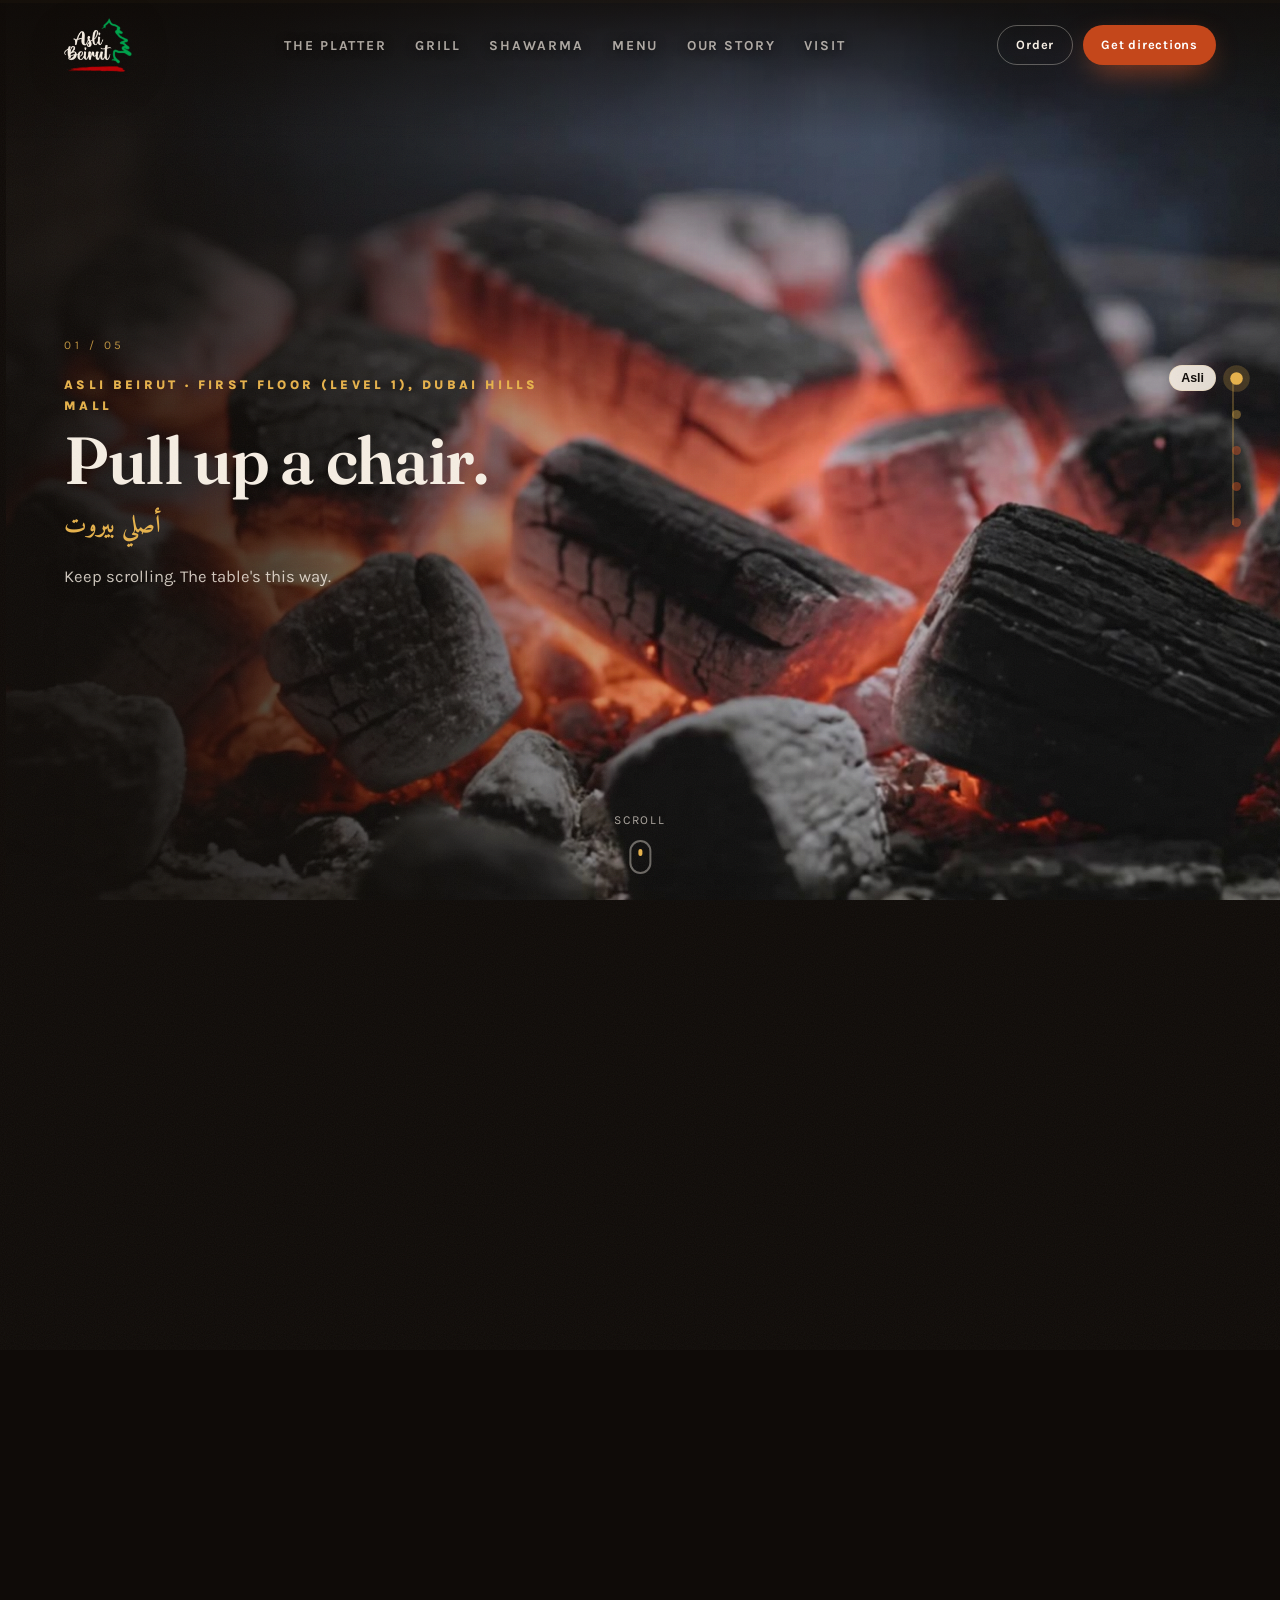
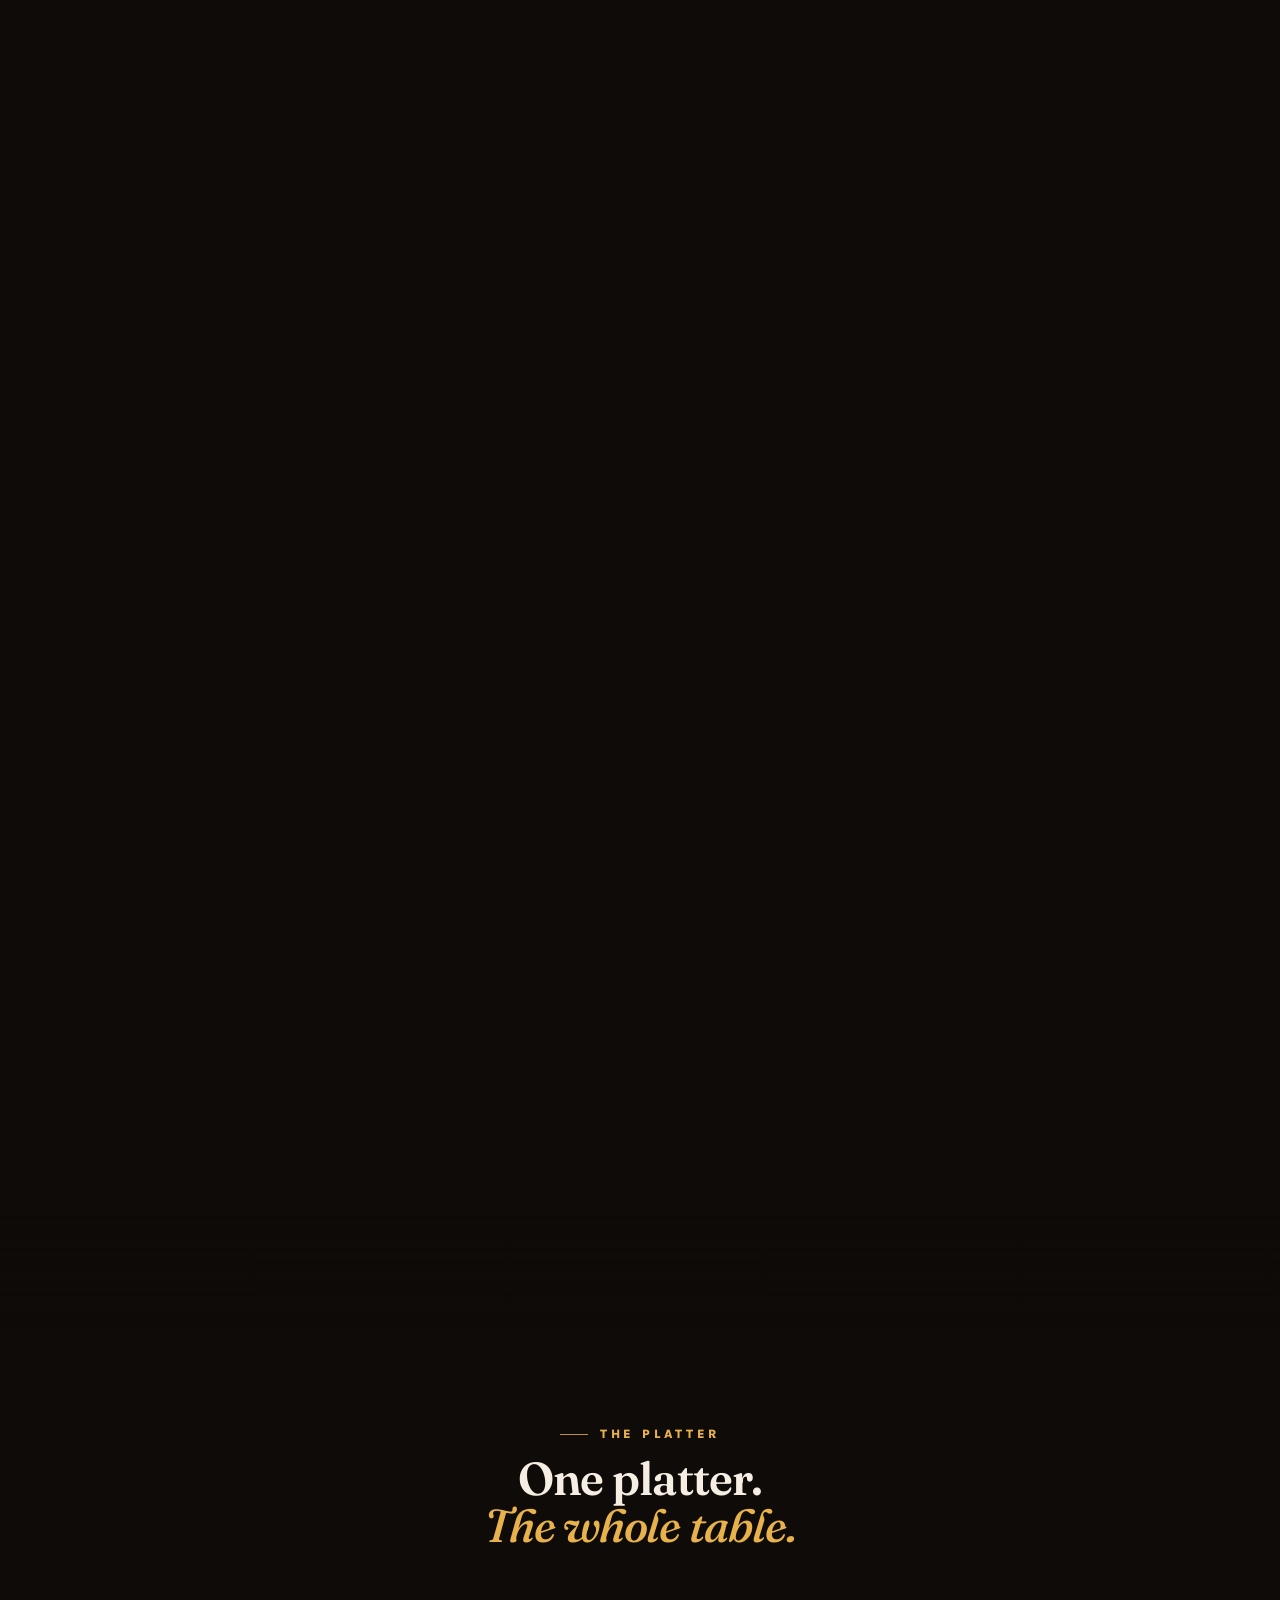
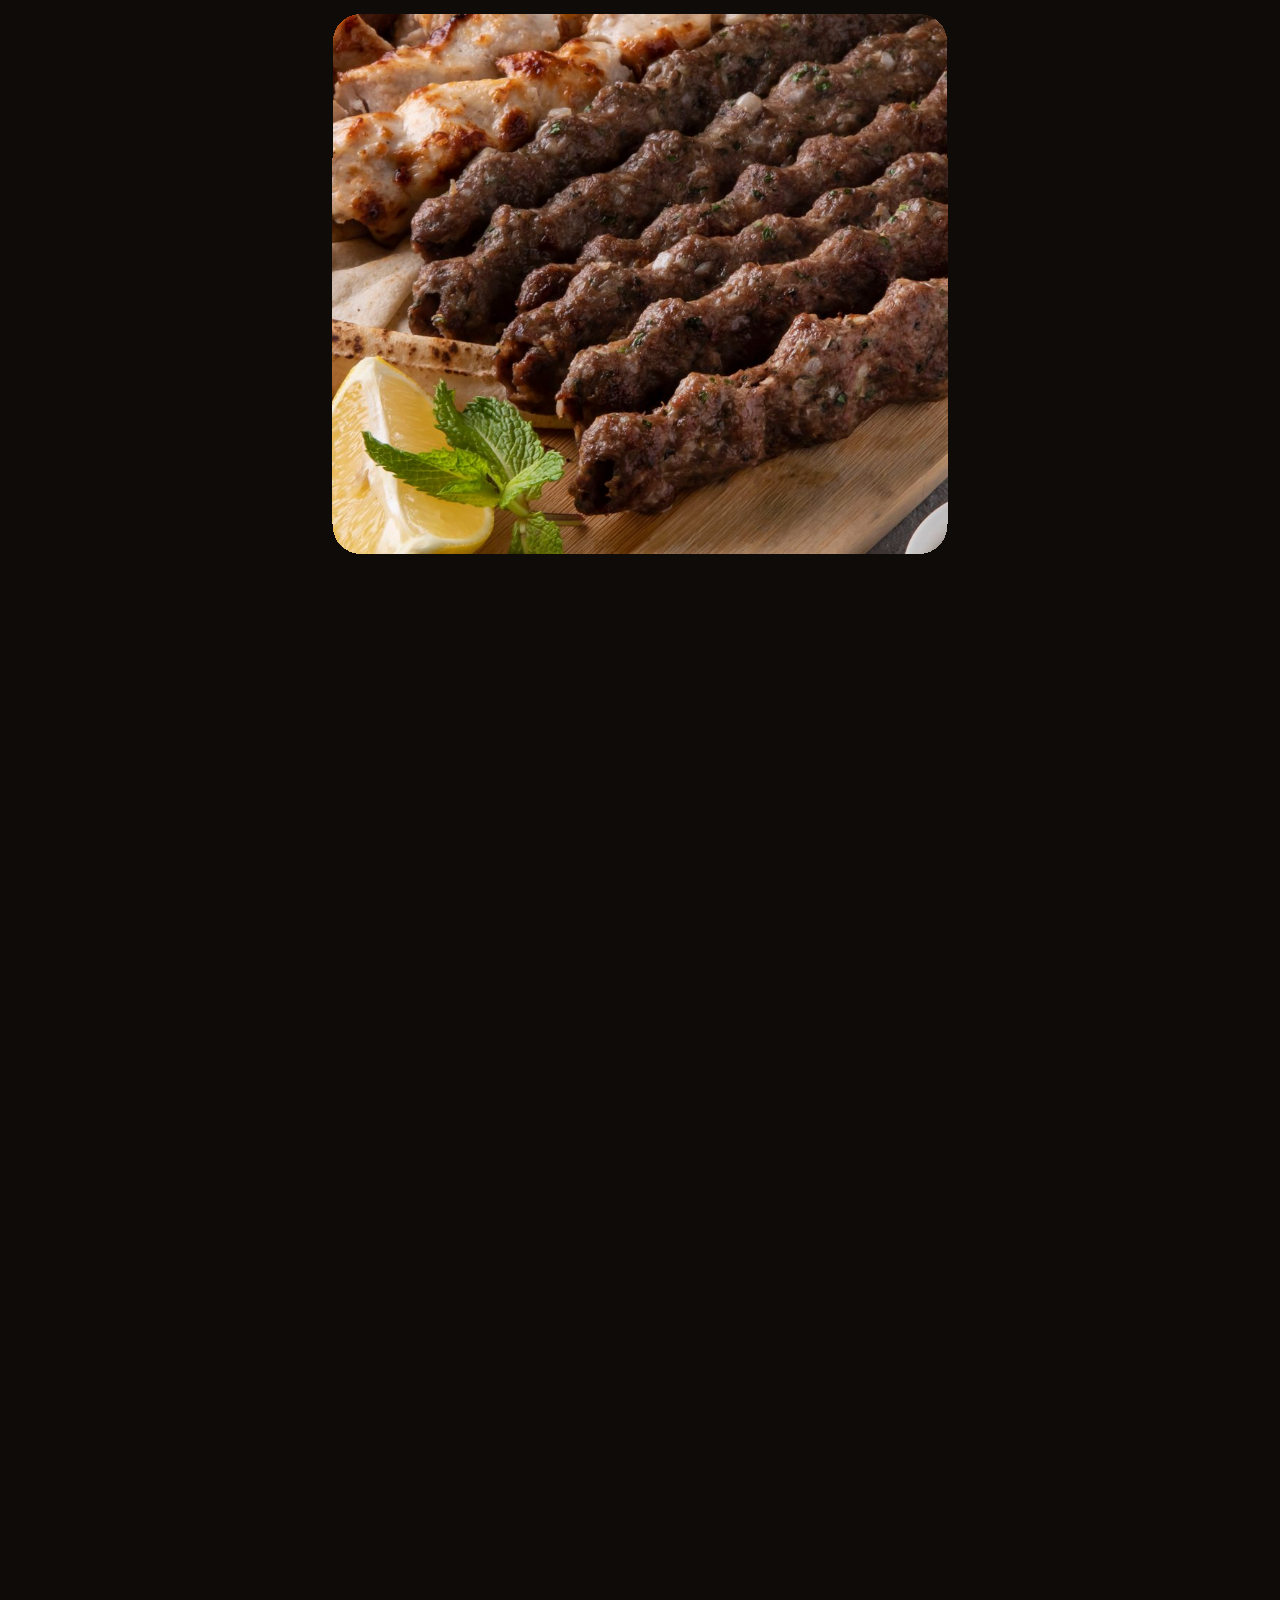
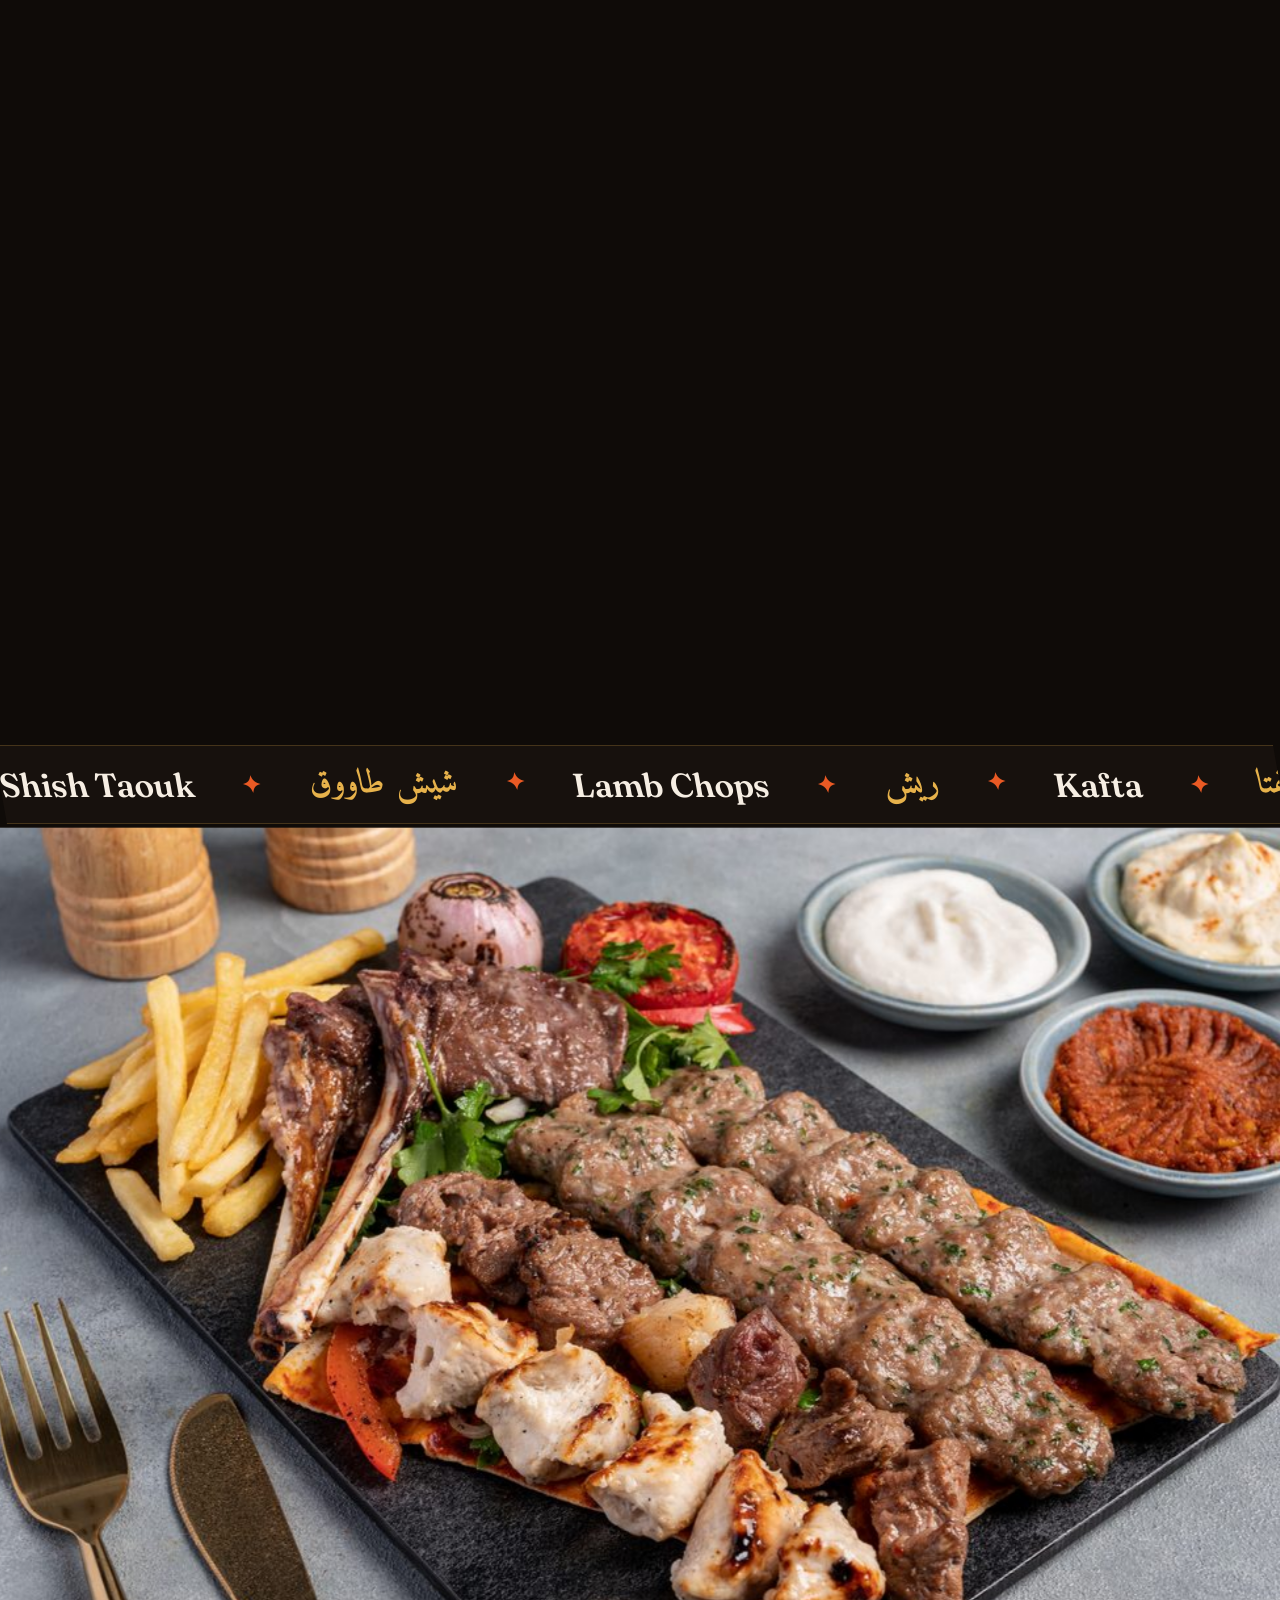
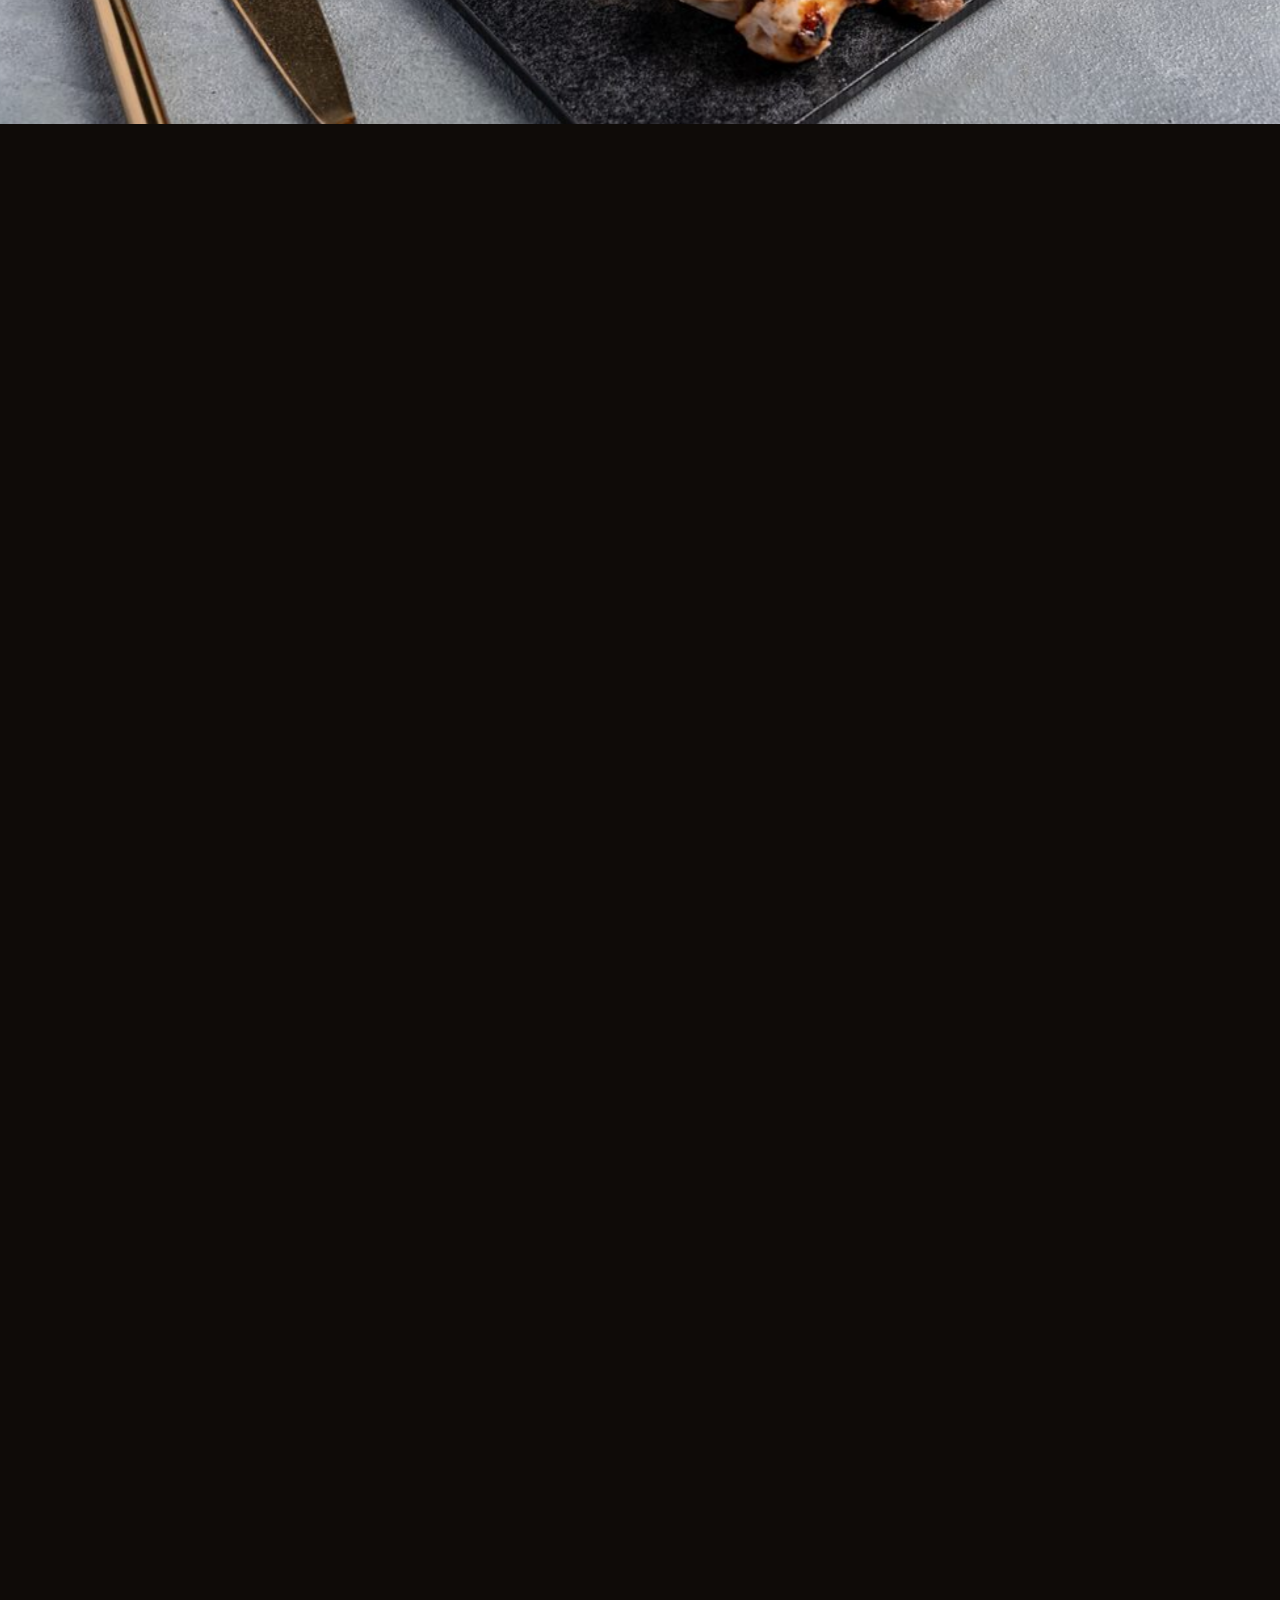
<file: index.html>
<!doctype html>
<html lang="en">
<head>
<meta charset="utf-8">
<meta name="viewport" content="width=device-width, initial-scale=1, viewport-fit=cover">
<title>Asli Beirut | Lebanese Charcoal Grill, Dubai Hills Mall</title>
<meta name="description" content="Lebanese charcoal grill, First Floor (Level 1), Dubai Hills Mall. Mixed Grills 1 kg for AED 189, made for sharing. Shawarma, mezze and kids' combos too.">
<!-- PREVIEW BUILD — not approved for publishing (Gate 2). Remove noindex only on Ali's go-live yes. -->
<meta name="robots" content="noindex, nofollow">
<meta name="theme-color" content="#0f0b08">
<meta property="og:type" content="restaurant">
<meta property="og:title" content="Asli Beirut: Mixed Grills 1 kg, made for sharing">
<meta property="og:description" content="Mixed Grills 1 kg, grilled to order over charcoal and made for the whole table. AED 189 at First Floor (Level 1), Dubai Hills Mall.">
<meta property="og:image" content="assets/img/dishes/mixed-grills-1kg-1200.jpg">
<meta property="og:image:alt" content="Menu photo of the Mixed Grills 1 kg platter on a wooden board">
<meta property="og:locale" content="en_AE">
<meta property="og:locale:alternate" content="ar_AE">
<link rel="icon" href="assets/brand/icon-192.png" sizes="192x192">
<link rel="apple-touch-icon" href="assets/brand/icon-192.png">
<link rel="preconnect" href="https://fonts.googleapis.com">
<link rel="preconnect" href="https://fonts.gstatic.com" crossorigin>
<link href="https://fonts.googleapis.com/css2?family=Amiri:wght@400;700&family=Fraunces:ital,opsz,wght@0,9..144,500;0,9..144,600;1,9..144,500&family=IBM+Plex+Sans+Arabic:wght@500&family=Karla:wght@400;700;800&display=swap" rel="stylesheet">
<link rel="preload" as="image" href="assets/film/d0-fire.jpg" media="(min-width: 861px)">
<link rel="preload" as="image" href="assets/film/d0-fire-m.jpg" media="(max-width: 860px)">
<link rel="stylesheet" href="assets/css/site.css">
<script type="application/ld+json">
{
  "@context": "https://schema.org",
  "@graph": [
    {
      "@type": "Restaurant",
      "@id": "#dubai-hills",
      "name": "Asli Beirut - Dubai Hills Mall",
      "alternateName": "أصلي بيروت",
      "servesCuisine": "Lebanese",
      "telephone": "+97143347471",
      "address": {
        "@type": "PostalAddress",
        "streetAddress": "First Floor (Level 1), Dubai Hills Mall",
        "addressLocality": "Dubai",
        "addressCountry": "AE"
      },
      "geo": { "@type": "GeoCoordinates", "latitude": 25.1018542, "longitude": 55.2399269 },
      "hasMap": "https://www.google.com/maps/place/Asli+Beirut+-+Dubai+Hills+Mall/data=!4m2!3m1!1s0x3e5f6eb3cd5fc04f:0xe5fba1479c73f099",
      "hasMenu": "#menu",
      "image": "assets/img/dishes/mixed-grills-1kg.jpg",
      "openingHoursSpecification": [{ "@type": "OpeningHoursSpecification", "dayOfWeek": ["Monday","Tuesday","Wednesday","Thursday","Friday","Saturday","Sunday"], "opens": "10:00", "closes": "23:30" }],
      "sameAs": ["https://www.instagram.com/aslibeirut/"]
    }
  ]
}
</script>
</head>
<body>
<a class="skip" href="#main">Skip the film</a>
<div class="grain" aria-hidden="true"></div>

<!-- ============================================================ header -->
<header class="hdr">
  <a class="hdr__brand" href="#top" aria-label="Asli Beirut, back to top">
    <img src="assets/brand/logo-cream.png" alt="Asli Beirut" width="481" height="380">
  </a>
  <nav class="hdr__nav" id="site-nav" aria-label="Main">
    <a href="#platter">The platter</a>
    <a href="#grill">Grill</a>
    <a href="#shawarma">Shawarma</a>
    <a href="#menu">Menu</a>
    <a href="our-story/index.html">Our story</a>
    <a href="dubai-hills/index.html">Visit</a>
  </nav>
  <div class="hdr__ctas">
    <a class="btn btn--ghost btn--sm" href="#order">Order</a>
    <a class="btn btn--fire btn--sm" href="https://www.google.com/maps/place/Asli+Beirut+-+Dubai+Hills+Mall/data=!4m2!3m1!1s0x3e5f6eb3cd5fc04f:0xe5fba1479c73f099" target="_blank" rel="noopener" aria-label="Get directions to Asli Beirut, Dubai Hills Mall (opens Google Maps)">Get directions</a>
    <button class="hdr__menu" type="button" aria-label="Site navigation" aria-expanded="false" aria-controls="site-nav">
      <svg viewBox="0 0 24 24" fill="none" stroke="currentColor" stroke-width="2" stroke-linecap="round"><path d="M4 7h16M4 12h16M4 17h16"/></svg>
    </button>
  </div>
  <span class="hdr__progress" aria-hidden="true"></span>
</header>

<!-- ============================================================ scroll film
     Every dish frame comes from a real studio photo (Kling 3.0 Pro image-to-video,
     camera + steam motion only). The fire is AI atmosphere — never captioned as Asli's
     kitchen. Transitions are frame-locked: each starts on the previous shot's last
     frame and lands on the next shot's first frame. -->
<div id="top"></div>
<section id="film" aria-label="Scroll film: the grill, dish by dish"></section>
<noscript>
  <img src="assets/img/dishes/mixed-grills-1kg.jpg" alt="Mixed grills 1 kg on a wooden board" style="width:100%;height:auto">
</noscript>

<main id="main" class="page">

  <!-- ========================================================== the platter -->
  <section class="platter" id="platter" aria-labelledby="platter-h">
    <div class="platter__pin">
      <div class="platter__intro" aria-hidden="true">
        <span class="eyebrow">The platter</span>
        <div class="platter__intro-t">One platter.<br><em>The whole table.</em></div>
      </div>
      <div class="platter__frame">
        <img src="assets/img/dishes/mixed-grills-1kg.jpg"
             srcset="assets/img/dishes/mixed-grills-1kg-1200.jpg 1200w, assets/img/dishes/mixed-grills-1kg.jpg 2400w"
             sizes="100vw" width="2400" height="1600" decoding="async"
             alt="Menu photo of the Mixed Grills 1 kg platter: kafta, shish taouk and meat cubes on a wooden board, with fries, flatbread and lemon">
      </div>
      <div class="platter__copy">
        <div class="wrap">
          <div class="platter__inner">
            <span class="eyebrow">The platter</span>
            <h2 class="h2" id="platter-h">Put it in <em>the middle.</em></h2>
            <span class="h2-ar" lang="ar" dir="rtl">سفرة وحدة، والكل حواليها.</span>
            <p class="lede">Mixed Grills 1 kg: kafta, shish taouk and meat cubes, grilled to order over charcoal. One platter, made for sharing with the whole table. Nothing to cook, nothing to wash up.</p>
            <div class="price-big">
              <span class="price-big__num" data-count="189">189</span><span class="price-big__cur">AED</span>
            </div>
            <div class="platter__name">
              <b>Mixed Grills 1 kg</b><span lang="ar" dir="rtl">مشاوي مشكلة <bdi dir="ltr">1</bdi> كغ</span>
            </div>
            <div class="ctas">
              <a class="btn btn--fire" href="https://www.google.com/maps/place/Asli+Beirut+-+Dubai+Hills+Mall/data=!4m2!3m1!1s0x3e5f6eb3cd5fc04f:0xe5fba1479c73f099" target="_blank" rel="noopener" aria-label="Get directions to Asli Beirut, Dubai Hills Mall (opens Google Maps)">
                <svg viewBox="0 0 24 24" fill="none" stroke="currentColor" stroke-width="2" stroke-linecap="round" stroke-linejoin="round"><path d="M12 21s-7-6.2-7-11.5A7 7 0 0 1 19 9.5C19 14.8 12 21 12 21z"/><circle cx="12" cy="9.5" r="2.5"/></svg>
                Get directions</a>
              <a class="btn btn--ghost" href="#order">Order delivery</a>
            </div>
            <p class="price-note">Prices shown are in-store. Delivery app prices may differ.<span lang="ar" dir="rtl">الأسعار المعروضة للمطعم، وأسعار تطبيقات التوصيل ممكن تختلف.</span></p>
          </div>
        </div>
      </div>
    </div>
  </section>

  <!-- ========================================================== strip -->
  <div class="strip" aria-hidden="true">
    <div class="strip__track">
      <span>Shish Taouk</span><span lang="ar">شيش طاووق</span><span>Lamb Chops</span><span lang="ar">ريش</span>
      <span>Kafta</span><span lang="ar">كفتا</span><span>Arayes</span><span lang="ar">عرايس</span>
      <span>Shawarma</span><span lang="ar">شاورما</span><span>Mixed Grill</span><span lang="ar">مشاوي مشكلة</span>
      <span>Shish Taouk</span><span lang="ar">شيش طاووق</span><span>Lamb Chops</span><span lang="ar">ريش</span>
      <span>Kafta</span><span lang="ar">كفتا</span><span>Arayes</span><span lang="ar">عرايس</span>
      <span>Shawarma</span><span lang="ar">شاورما</span><span>Mixed Grill</span><span lang="ar">مشاوي مشكلة</span>
    </div>
  </div>

  <!-- ========================================================== zoom-out mosaic (decorative; every dish is listed with alt text in the cards/menu below) -->
  <section class="mosaic" aria-hidden="true">
    <div class="mosaic__pin">
      <div class="mosaic__grid">
        <figure class="mosaic__cell"><img src="assets/img/dishes/shish-taouk-1200.jpg" alt="" loading="lazy" decoding="async"><figcaption>Shish Taouk</figcaption></figure>
        <figure class="mosaic__cell"><img src="assets/img/dishes/kafta-1200.jpg" alt="" loading="lazy" decoding="async"><figcaption>Kafta</figcaption></figure>
        <figure class="mosaic__cell"><img src="assets/img/dishes/lamb-chops-1200.jpg" alt="" loading="lazy" decoding="async"><figcaption>Lamb Chops</figcaption></figure>
        <figure class="mosaic__cell"><img src="assets/img/dishes/meat-shawarma-wrap-1200.jpg" alt="" loading="lazy" decoding="async"><figcaption>Meat Shawarma Wrap</figcaption></figure>
        <figure class="mosaic__cell mosaic__cell--hero"><img src="assets/img/dishes/special-mixed-grill-1200.jpg" alt="" loading="eager" decoding="async"><figcaption>Special Mixed Grills</figcaption></figure>
        <figure class="mosaic__cell"><img src="assets/img/dishes/arabic-shawarma-chicken-1200.jpg" alt="" loading="lazy" decoding="async"><figcaption>Arabic Shawarma Chicken</figcaption></figure>
        <figure class="mosaic__cell"><img src="assets/img/dishes/hummous-1200.jpg" alt="" loading="lazy" decoding="async"><figcaption>Hummous</figcaption></figure>
        <figure class="mosaic__cell"><img src="assets/img/dishes/mixed-grill-1200.jpg" alt="" loading="lazy" decoding="async"><figcaption>Mixed Grill</figcaption></figure>
        <figure class="mosaic__cell"><img src="assets/img/dishes/grilled-chicken-half-1200.jpg" alt="" loading="lazy" decoding="async"><figcaption>Grilled Chicken</figcaption></figure>
      </div>
      <div class="mosaic__title">
        <span class="eyebrow">The whole spread</span>
        <div class="mosaic__h">Pull up. <em>Pick a plate.</em></div>
        <span class="mosaic__ar" lang="ar">اختاروا صحنكم</span>
      </div>
    </div>
  </section>

  <!-- ========================================================== from the grill -->
  <section class="sec" id="grill" aria-labelledby="grill-h">
    <div class="wrap">
      <span class="eyebrow rv">Mashawi</span>
      <h2 class="h2 rv rv-d1" id="grill-h">From <em>the grill.</em></h2>
      <span class="h2-ar rv rv-d1" lang="ar" dir="rtl">مشاوي على الفحم</span>
      <p class="lede rv rv-d2">Every grill here is cooked to order over charcoal. Pick a skewer, or go for a platter.</p>

      <div class="cards">
        <article class="card card--wide rv" data-clip="assets/film/card-d5-special-mixed-grill.mp4">
          <div class="card__media">
            <img src="assets/img/dishes/special-mixed-grill.jpg" srcset="assets/img/dishes/special-mixed-grill-1200.jpg 1200w, assets/img/dishes/special-mixed-grill.jpg 2400w" sizes="(max-width:560px) 100vw, 66vw" width="2400" height="1597" loading="lazy" decoding="async" alt="Menu photo of the Special Mixed Grills ½ kg: kafta, shish taouk, meat cubes and lamb chops on a slate board">
            <span class="card__price"><small>AED</small>94</span>
          </div>
          <div class="card__body"><h3 class="card__name">Special Mixed Grills ½ kg</h3><span class="card__ar" lang="ar" dir="rtl">سبيشال مشاوي مشكلة <bdi dir="ltr">1/2</bdi> كغ</span><p class="card__note">Kafta, shish taouk, meat cubes and lamb chops.</p></div>
        </article>
        <article class="card rv rv-d1" data-clip="assets/film/card-d4-lamb-chops.mp4">
          <div class="card__media">
            <img src="assets/img/dishes/lamb-chops-1200.jpg" width="1200" height="798" loading="lazy" decoding="async" alt="Lamb chops on flatbread with fries, grilled tomato and onion, herb salad and two dips">
            <span class="card__price"><small>AED</small>89</span>
          </div>
          <div class="card__body"><h3 class="card__name">Lamb Chops</h3><span class="card__ar" lang="ar" dir="rtl">ريش</span></div>
        </article>
        <article class="card rv" data-clip="assets/film/card-d1-shish-taouk.mp4">
          <div class="card__media">
            <img src="assets/img/dishes/shish-taouk-1200.jpg" width="1200" height="798" loading="lazy" decoding="async" alt="Shish taouk: char-marked chicken cubes on flatbread, with fries, grilled tomato and onion, and two dips">
            <span class="card__price"><small>AED</small>56</span>
          </div>
          <div class="card__body"><h3 class="card__name">Shish Taouk</h3><span class="card__ar" lang="ar" dir="rtl">شيش طاووق</span></div>
        </article>
        <article class="card rv rv-d1">
          <div class="card__media">
            <img src="assets/img/dishes/mixed-grill-1200.jpg" width="1200" height="798" loading="lazy" decoding="async" alt="Menu photo of the Mixed Grill on a slate board, with fries and dips">
            <span class="card__price"><small>AED</small>69</span>
          </div>
          <div class="card__body"><h3 class="card__name">Mixed Grill</h3><span class="card__ar" lang="ar" dir="rtl">مشاوي مشكلة</span></div>
        </article>
        <article class="card rv rv-d2">
          <div class="card__media">
            <img src="assets/img/dishes/kafta-1200.jpg" width="1200" height="798" loading="lazy" decoding="async" alt="Kafta: long grilled minced-meat pieces on flatbread with fries, grilled tomato and dips">
            <span class="card__price"><small>AED</small>60</span>
          </div>
          <div class="card__body"><h3 class="card__name">Kafta</h3><span class="card__ar" lang="ar" dir="rtl">كفتا</span></div>
        </article>
        <article class="card rv">
          <div class="card__media">
            <img src="assets/img/dishes/grilled-meat-cubes-1200.jpg" width="1200" height="798" loading="lazy" decoding="async" alt="Grilled meat cubes on flatbread with fries, grilled tomato and dips">
            <span class="card__price"><small>AED</small>69</span>
          </div>
          <div class="card__body"><h3 class="card__name">Grilled Meat Cubes</h3><span class="card__ar" lang="ar" dir="rtl">لحمة مشوية</span></div>
        </article>
        <article class="card rv rv-d1" data-clip="assets/film/card-d3-arayes.mp4">
          <div class="card__media">
            <img src="assets/img/dishes/arayes-1200.jpg" width="1200" height="798" loading="lazy" decoding="async" alt="Arayes: grill-marked bread pieces filled with meat, with tomato, lemon and mint on a white plate">
            <span class="card__price"><small>AED</small>39</span>
          </div>
          <div class="card__body"><h3 class="card__name">Arayes <small>(6 pcs)</small></h3><span class="card__ar" lang="ar" dir="rtl">عرايس</span></div>
        </article>
        <article class="card rv rv-d2">
          <div class="card__media">
            <img src="assets/img/dishes/grilled-chicken-half-1200.jpg" width="1200" height="800" loading="lazy" decoding="async" alt="Grilled half chicken on flatbread with fries, grilled tomato and onion, and dips">
            <span class="card__price"><small>AED</small>56</span>
          </div>
          <div class="card__body"><h3 class="card__name">Grilled Chicken <small>(Half)</small></h3><span class="card__ar" lang="ar" dir="rtl">نصف دجاج</span><p class="card__note">Whole chicken AED 89.</p></div>
        </article>
      </div>
    </div>
  </section>

  <!-- ========================================================== shawarma -->
  <section class="sec" id="shawarma" aria-labelledby="shw-h" style="padding-top:0">
    <div class="wrap">
      <span class="eyebrow rv">Off the spit</span>
      <h2 class="h2 rv rv-d1" id="shw-h"><em>Shawarma.</em></h2>
      <span class="h2-ar rv rv-d1" lang="ar" dir="rtl">شاورما</span>
      <p class="lede rv rv-d2">Sliced off the spit. Wrap, saj or plate; chicken, meat, or both on the mixed plate.</p>

      <div class="cards">
        <article class="card rv" data-clip="assets/film/card-d2-meat-shawarma-wrap.mp4">
          <div class="card__media">
            <img src="assets/img/dishes/meat-shawarma-wrap-1200.jpg" width="1200" height="798" loading="lazy" decoding="async" alt="Meat shawarma wrap in paper, filled with sliced meat, tomato and pickles under a white sauce drizzle">
            <span class="card__price"><small>AED</small>26</span>
          </div>
          <div class="card__body"><h3 class="card__name">Meat Shawarma Wrap <small>(Large)</small></h3><span class="card__ar" lang="ar" dir="rtl">سندويش شاورما لحمة كبير</span></div>
        </article>
        <article class="card rv rv-d1">
          <div class="card__media">
            <img src="assets/img/dishes/chicken-shawarma-wrap-1200.jpg" width="1100" height="737" loading="lazy" decoding="async" alt="Chicken shawarma wrap in paper with white sauce and fries inside">
            <span class="card__price"><small>AED</small>22</span>
          </div>
          <div class="card__body"><h3 class="card__name">Chicken Shawarma Wrap <small>(Large)</small></h3><span class="card__ar" lang="ar" dir="rtl">سندويش شاورما دجاج كبير</span></div>
        </article>
        <article class="card rv rv-d2">
          <div class="card__media">
            <img src="assets/img/dishes/arabic-shawarma-meat-1200.jpg" width="1100" height="737" loading="lazy" decoding="async" alt="Arabic meat shawarma: toasted saj pieces filled with meat, with fries, pickles and onion salad">
            <span class="card__price"><small>AED</small>39</span>
          </div>
          <div class="card__body"><h3 class="card__name">Arabic Shawarma Meat</h3><span class="card__ar" lang="ar" dir="rtl">شاورما عربي لحمة /صاج</span></div>
        </article>
        <article class="card rv">
          <div class="card__media">
            <img src="assets/img/dishes/arabic-shawarma-chicken-1200.jpg" width="1200" height="798" loading="lazy" decoding="async" alt="Arabic chicken shawarma: toasted saj pieces with fries, pickles and a white dip on a wooden board">
            <span class="card__price"><small>AED</small>33</span>
          </div>
          <div class="card__body"><h3 class="card__name">Arabic Shawarma Chicken</h3><span class="card__ar" lang="ar" dir="rtl">شاورما عربي دجاج /صاج</span></div>
        </article>
        <article class="card rv rv-d1">
          <div class="card__media">
            <img src="assets/img/dishes/mixed-shawarma-plate-1200.jpg" width="1100" height="737" loading="lazy" decoding="async" alt="Mixed shawarma plate: chicken and meat shawarma with fries, pickles and dips">
            <span class="card__price"><small>AED</small>45</span>
          </div>
          <div class="card__body"><h3 class="card__name">Plate Mixed Shawarma</h3><span class="card__ar" lang="ar" dir="rtl">صحن شاورما مشكل</span></div>
        </article>
        <article class="card rv rv-d2">
          <div class="card__media">
            <img src="assets/img/dishes/chicken-shawarma-plate-1200.jpg" width="1100" height="737" loading="lazy" decoding="async" alt="Chicken shawarma plate with fries, pickles, coleslaw and a white dip">
            <span class="card__price"><small>AED</small>41</span>
          </div>
          <div class="card__body"><h3 class="card__name">Plate Shawarma Chicken</h3><span class="card__ar" lang="ar" dir="rtl">صحن شاورما دجاج</span><p class="card__note">Meat plate AED 47.</p></div>
        </article>
      </div>
    </div>
  </section>

  <!-- ========================================================== full menu -->
  <section class="sec menu" id="menu" aria-labelledby="menu-h">
    <div class="wrap">
      <div class="menu__head">
        <div>
          <span class="eyebrow rv">The menu</span>
          <h2 class="h2 rv rv-d1" id="menu-h">The full menu, <em>mezze to mixed grills.</em></h2>
          <span class="h2-ar rv rv-d1" lang="ar" dir="rtl">المنيو</span>
        </div>
        <p class="menu__note rv">Dubai Hills Mall menu · Prices in AED<br><span lang="ar" dir="rtl">الأسعار بالدرهم الإماراتي</span></p>
      </div>
      <div class="tabs" id="menu-tabs" role="navigation" aria-label="Menu sections"></div>
      <div class="menu__cats" id="menu-cats">
        <noscript><p>The full menu needs JavaScript. Call us on <a href="tel:+97143347471">+971 4 334 7471</a>.</p></noscript>
      </div>
      <p class="menu__drinks">Soft drinks and water are available too. Photos are from our menu shoot; plating may vary.
        <span lang="ar" dir="rtl" style="display:block;margin-top:6px">في عنّا كمان مشروبات غازية وميّ.</span></p>
    </div>
  </section>

  <!-- ========================================================== visit -->
  <section class="sec" id="visit" aria-labelledby="visit-h">
    <div class="wrap">
      <span class="eyebrow rv">Visit</span>
      <h2 class="h2 rv rv-d1" id="visit-h">Come <em>by.</em></h2>
      <span class="h2-ar rv rv-d1" lang="ar" dir="rtl">تعوا لعنّا</span>

      <div class="visit__grid">
        <div class="loc loc--main rv">
          <span class="loc__tag">Dubai Hills Mall</span>
          <h3>First Floor <small style="font-size:.55em;opacity:.7">(Level 1)</small></h3>
          <span class="loc__ar" lang="ar" dir="rtl">دبي هيلز مول · الطابق الأول</span>
          <ul class="loc__lines">
            <li><svg viewBox="0 0 24 24" fill="none" stroke="currentColor" stroke-width="2" stroke-linecap="round" stroke-linejoin="round"><path d="M22 16.9v3a2 2 0 0 1-2.2 2 19.8 19.8 0 0 1-8.6-3.1 19.5 19.5 0 0 1-6-6A19.8 19.8 0 0 1 2.1 4.2 2 2 0 0 1 4.1 2h3a2 2 0 0 1 2 1.7c.1.9.4 1.8.7 2.7a2 2 0 0 1-.5 2.1L8 9.8a16 16 0 0 0 6 6l1.3-1.3a2 2 0 0 1 2.1-.4c.9.3 1.8.6 2.7.7a2 2 0 0 1 1.7 2z"/></svg>
              <a href="tel:+97143347471">+971 4 334 7471</a></li>
            <li><svg viewBox="0 0 24 24" fill="none" stroke="currentColor" stroke-width="2" stroke-linecap="round" stroke-linejoin="round"><circle cx="12" cy="12" r="9"/><path d="M12 7v5l3 2"/></svg>
              <span>Open daily, 10am – 11:30pm</span></li>
          </ul>
          <div class="ctas">
            <a class="btn btn--fire" href="https://www.google.com/maps/place/Asli+Beirut+-+Dubai+Hills+Mall/data=!4m2!3m1!1s0x3e5f6eb3cd5fc04f:0xe5fba1479c73f099" target="_blank" rel="noopener" aria-label="Get directions to Asli Beirut, Dubai Hills Mall (opens Google Maps)">Get directions</a>
            <a class="btn btn--ghost" href="tel:+97143347471">Call</a>
          </div>
          <a class="loc__link" href="dubai-hills/index.html">Everything about our Dubai Hills kitchen <i aria-hidden="true">→</i></a>
        </div>
        <a class="loc loc--story rv rv-d1" href="our-story/index.html">
          <span class="loc__tag">Our story</span>
          <h3>The family <em>behind Asli.</em></h3>
          <span class="loc__ar" lang="ar" dir="rtl">قصتنا</span>
          <p class="loc__teaser">Who we are, what the name means, and how the grill works.</p>
          <span class="loc__more">Read our story <i aria-hidden="true">→</i></span>
        </a>
      </div>
    </div>
  </section>

  <!-- ========================================================== order -->
  <section class="sec order" id="order" aria-labelledby="order-h" style="padding-top:0">
    <div class="wrap">
      <span class="eyebrow rv">Order</span>
      <h2 class="h2 rv rv-d1" id="order-h">Eat with us, <em>or at home.</em></h2>
      <span class="h2-ar rv rv-d1" lang="ar" dir="rtl">كلوا عنّا، أو بالبيت.</span>
      <p class="lede rv rv-d2">Come and eat with us: First Floor (Level 1), Dubai Hills Mall. Staying in? Order from our Dubai Hills kitchen on:</p>
      <div class="order__row rv rv-d2">
        <a class="order__btn" href="https://www.talabat.com/uae/restaurant/701842/asli-beirut-dubai-hills?aid=1348" target="_blank" rel="noopener">Talabat <i aria-hidden="true">→</i></a>
        <a class="order__btn" href="https://deliveroo.ae/en/menu/dubai/dubai-hills/asli-beirut" target="_blank" rel="noopener">Deliveroo <i aria-hidden="true">→</i></a>
      </div>
      <p class="order__also">Also on <b>Keeta</b> and <b>noon Food</b>: search "Asli Beirut" in the app.<span lang="ar" dir="rtl">وكمان على Keeta و noon Food.</span></p>
      <p class="order__hint">Prices and availability on delivery apps may differ from this menu.<span lang="ar" dir="rtl" style="display:block;margin-top:4px">الأسعار والأصناف على تطبيقات التوصيل ممكن تختلف عن هالمنيو.</span></p>
    </div>
  </section>

</main>

  <!-- ========================================================== footer -->
  <footer class="ftr">
    <div class="embers" aria-hidden="true"></div>
    <div class="wrap" style="position:relative">
      <img class="ftr__logo" src="assets/brand/logo-cream.png" alt="Asli Beirut" width="481" height="380" loading="lazy">
      <div class="ftr__ar" lang="ar" dir="rtl">يلا تعوا — السفرة جاهزة</div>
      <div class="ftr__links">
        <!-- GO-LIVE CHECK: Ali is removing the dead "20% OFF first order" line + chatfood link from the IG bio (2026-10-12) -->
        <a href="https://www.instagram.com/aslibeirut/" target="_blank" rel="noopener">Instagram @aslibeirut</a>
        <a href="tel:+97143347471">+971 4 334 7471</a>
        <a href="#menu">Menu</a>
        <a href="our-story/index.html">Our story</a>
        <a href="dubai-hills/index.html">Dubai Hills Mall</a>
      </div>
      <p class="ftr__small">Asli Beirut · Lebanese charcoal grill · First Floor (Level 1), Dubai Hills Mall<br>
        Prices in AED. Photos are from our menu shoot; plating may vary. The film at the top and the moving dish cards are animated from those same real menu photos. The opening fire is AI-generated atmosphere, not footage of our kitchen. © <span id="yr">2026</span> Asli Beirut</p>
    </div>
  </footer>

<script src="data/menu.js"></script>
<script>
/* Scroll film config. Clips: assets/film/<id>.mp4 (desktop, 1600w, GOP 8) and <id>-m.mp4
   (phones: 9:16 centre crop of the SAME real-photo clip — no AI outpainting). */
(function () {
  var F = 'assets/film/';
  function sec(id, o) {
    o.clip = F + id + '.mp4'; o.clipMobile = F + id + '-m.mp4';
    o.still = F + id + '.jpg'; o.stillMobile = F + id + '-m.jpg';
    return o;
  }
  var MAPS = 'https://www.google.com/maps/place/Asli+Beirut+-+Dubai+Hills+Mall/data=!4m2!3m1!1s0x3e5f6eb3cd5fc04f:0xe5fba1479c73f099';
  var CONN = ['c0-to-shish-taouk', 'c1s-smoke-to-shawarma', 'c2s-sparks-to-lamb', 'c3s-steam-to-1kg'];  // flame · smoke · spark storm · golden steam
  window.ASLI_FILM = {
    brand: null, nav: false, atmosphere: true, hint: 'Scroll',
    diveScroll: 1.6, connScroll: 0.8, crossfade: 0.05,
    sections: [
      sec('d0-fire', { label: 'Asli', accent: '#e7b24b', scroll: 1.35, linger: 0.25,
        eyebrow: 'Asli Beirut · First Floor (Level 1), Dubai Hills Mall',
        title: 'Pull up a chair.',
        body: "Keep scrolling. The table's this way.",
        ar: 'أصلي بيروت' }),
      sec('d1-shish-taouk', { label: 'Taouk', accent: '#e7b24b', linger: 0.4,
        eyebrow: 'Shish Taouk', title: 'Charred at the corners.',
        body: 'Chicken cubes, grilled to order over charcoal.',
        ar: 'شيش طاووق', price: '56' }),
      sec('d2-meat-shawarma-wrap', { label: 'Shawarma', accent: '#ea5a24', linger: 0.4,
        eyebrow: 'Meat Shawarma Wrap (Large)', title: 'Shaved thin, rolled tight.',
        body: 'Our large meat shawarma wrap, sliced off the spit.',
        ar: 'سندويش شاورما لحمة كبير', price: '26' }),
      sec('d4-lamb-chops', { label: 'Lamb', accent: '#ea5a24', linger: 0.4,
        eyebrow: 'Lamb Chops', title: 'Grab it by the bone.',
        body: 'Lamb chops, charcoal-grilled to order and browned at the edges.',
        ar: 'ريش', price: '89' }),
      sec('d6-mixed-grills-1kg', { label: '1 kg', accent: '#ea5a24', scroll: 1.8, linger: 0.5,
        eyebrow: 'Mixed Grills 1 kg · made for sharing', title: 'One kilo. The whole table.',
        body: 'Kafta, shish taouk and meat cubes off the charcoal. One platter, everyone reaches in.',
        ar: 'مشاوي مشكلة 1 كغ', price: '189',
        cta: { primary: { label: 'Get directions', href: MAPS }, secondary: { label: 'Order delivery', href: '#order' } },
        note: 'Prices shown are in-store. Delivery app prices may differ.', noteAr: 'الأسعار المعروضة للمطعم، وأسعار تطبيقات التوصيل ممكن تختلف.' })
    ],
    connectors: CONN.map(function (c) { return F + c + '.mp4'; }),
    connectorsMobile: CONN.map(function (c) { return F + c + '-m.mp4'; })
  };
})();
</script>
<script src="assets/js/scroll-film.js"></script>
<script src="assets/js/site.js"></script>
<script src="assets/js/motion.js"></script>
</body>
</html>
</file>
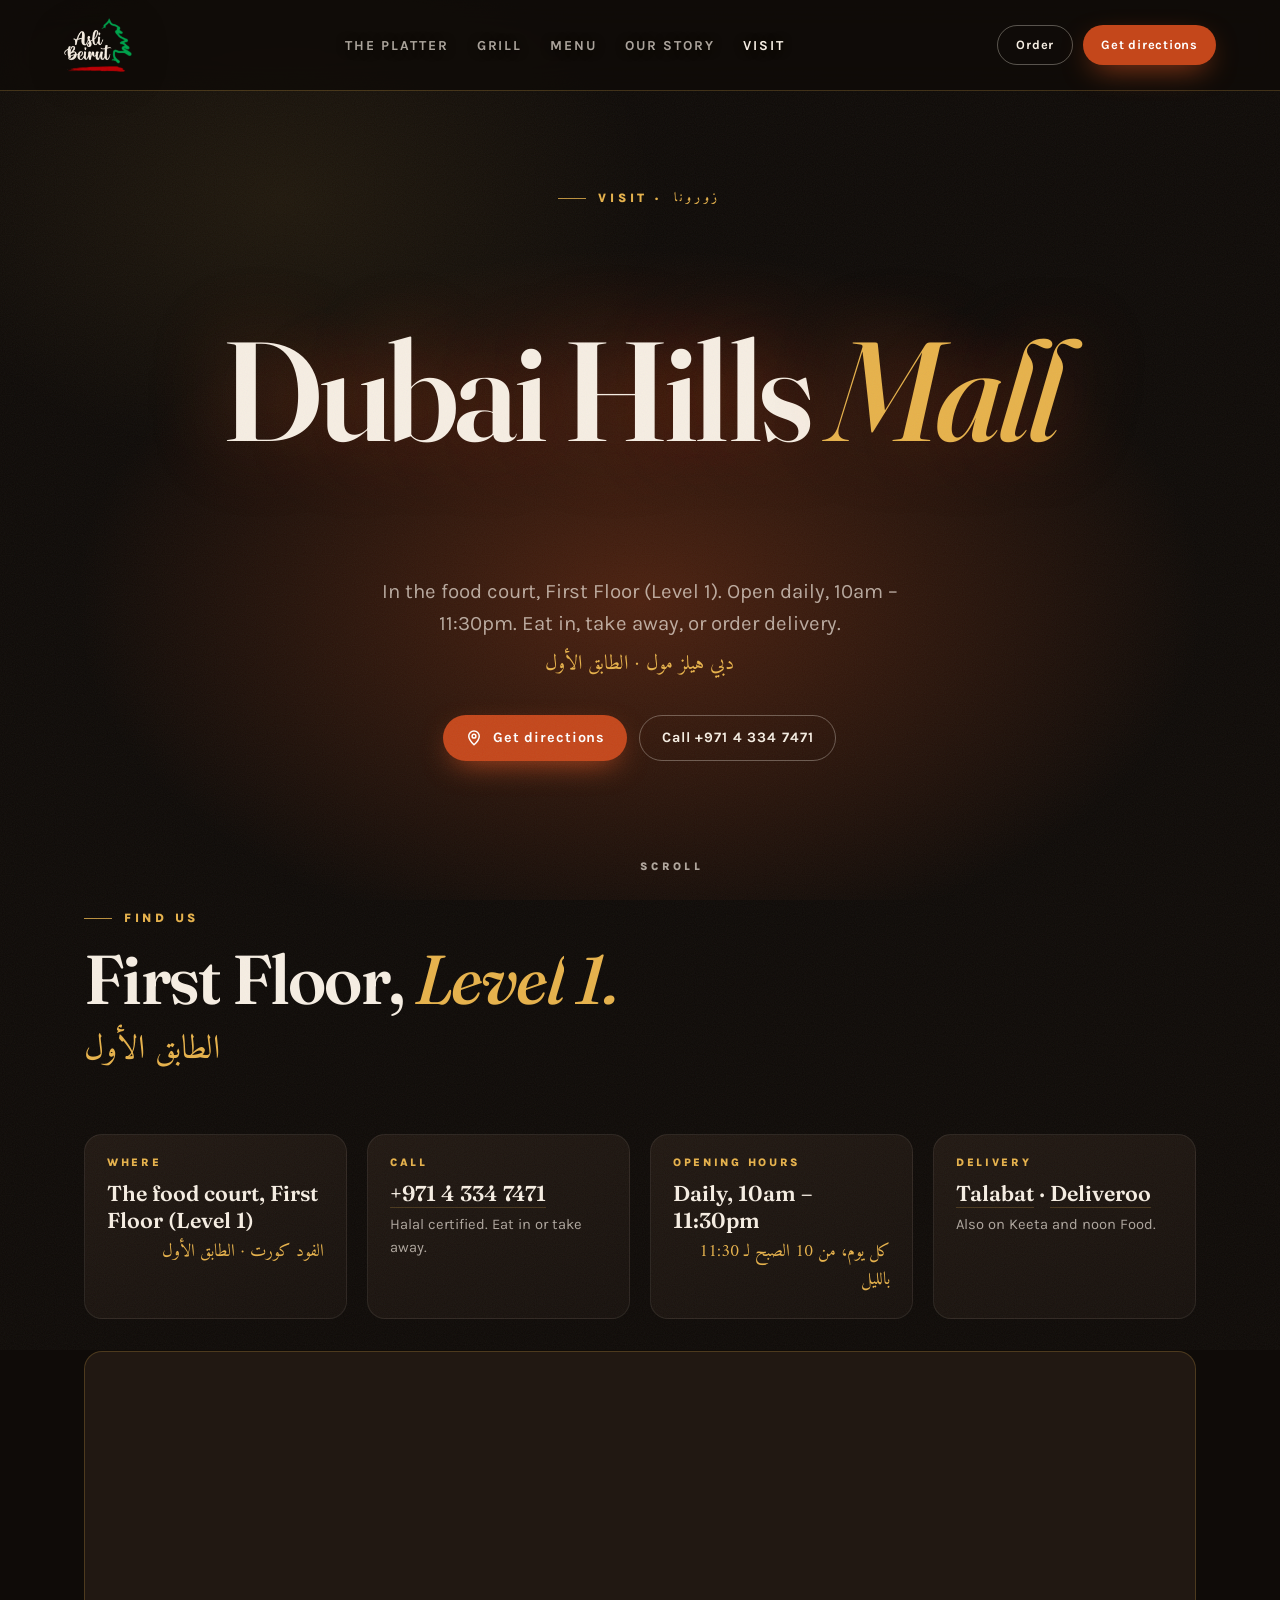
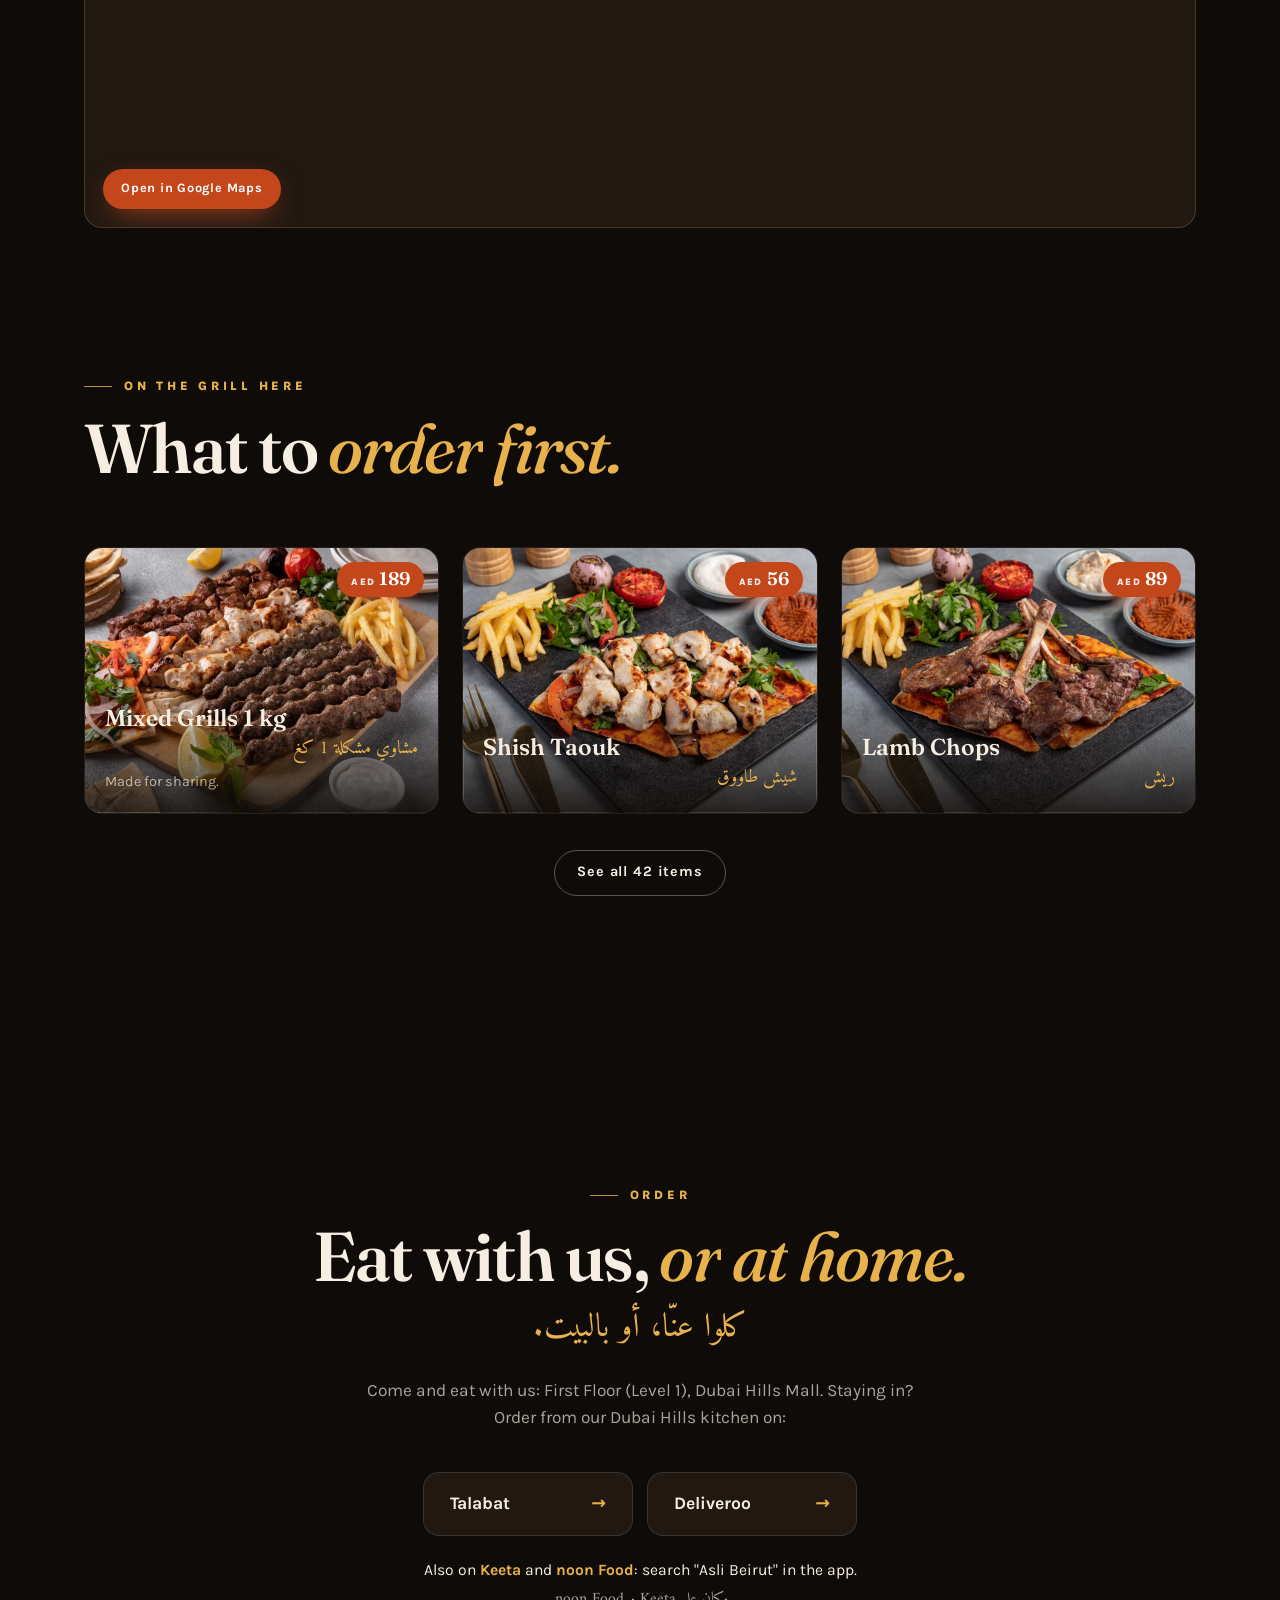
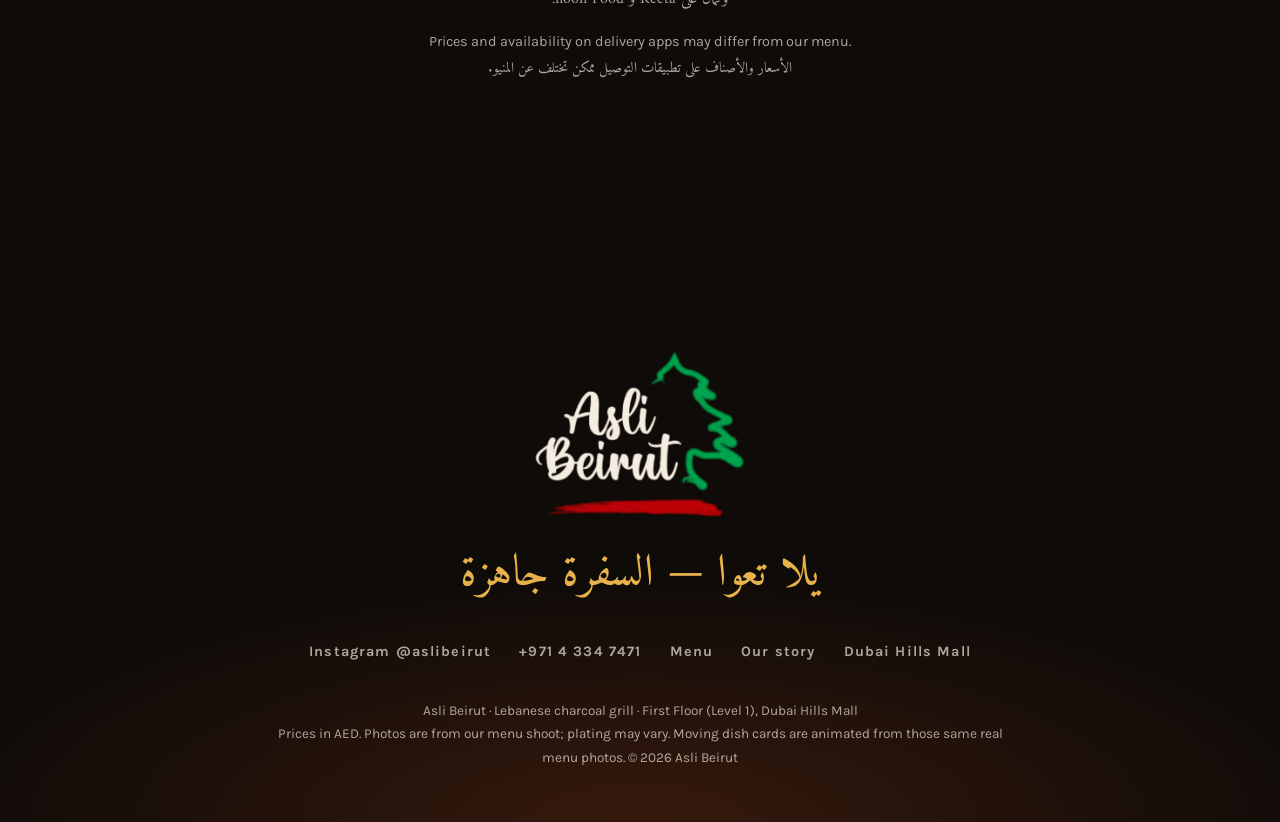
<file: dubai-hills/index.html>
<!doctype html>
<html lang="en">
<head>
<meta charset="utf-8">
<meta name="viewport" content="width=device-width, initial-scale=1, viewport-fit=cover">
<title>Asli Beirut, Dubai Hills Mall | First Floor (Level 1)</title>
<meta name="description" content="Find Asli Beirut on the First Floor (Level 1) of Dubai Hills Mall. Directions, phone and delivery for our Lebanese charcoal grill.">
<!-- PREVIEW BUILD — not approved for publishing (Gate 2). -->
<meta name="robots" content="noindex, nofollow">
<meta name="theme-color" content="#0f0b08">
<link rel="icon" href="../assets/brand/icon-192.png" sizes="192x192">
<link rel="preconnect" href="https://fonts.googleapis.com">
<link rel="preconnect" href="https://fonts.gstatic.com" crossorigin>
<link href="https://fonts.googleapis.com/css2?family=Amiri:wght@400;700&family=Fraunces:ital,opsz,wght@0,9..144,500;0,9..144,600;1,9..144,500&family=IBM+Plex+Sans+Arabic:wght@500&family=Karla:wght@400;700;800&display=swap" rel="stylesheet">
<link rel="stylesheet" href="../assets/css/site.css">
<script type="application/ld+json">
{"@context":"https://schema.org","@type":"Restaurant","name":"Asli Beirut - Dubai Hills Mall","alternateName":"أصلي بيروت","servesCuisine":"Lebanese","telephone":"+97143347471","address":{"@type":"PostalAddress","streetAddress":"First Floor (Level 1), Dubai Hills Mall","addressLocality":"Dubai","addressCountry":"AE"},"geo":{"@type":"GeoCoordinates","latitude":25.1018542,"longitude":55.2399269},"hasMap":"https://www.google.com/maps/place/Asli+Beirut+-+Dubai+Hills+Mall/data=!4m2!3m1!1s0x3e5f6eb3cd5fc04f:0xe5fba1479c73f099","hasMenu":"../index.html#menu","openingHoursSpecification":[{"@type":"OpeningHoursSpecification","dayOfWeek":["Monday","Tuesday","Wednesday","Thursday","Friday","Saturday","Sunday"],"opens":"10:00","closes":"23:30"}],"sameAs":["https://www.instagram.com/aslibeirut/"]}
</script>
</head>
<body>
<a class="skip" href="#main">Skip to content</a>
<div class="grain" aria-hidden="true"></div>
<header class="hdr is-solid">
  <a class="hdr__brand" href="../index.html" aria-label="Asli Beirut, home">
    <img src="../assets/brand/logo-cream.png" alt="Asli Beirut" width="481" height="380">
  </a>
  <nav class="hdr__nav" id="site-nav" aria-label="Main">
    <a href="../index.html#platter">The platter</a>
    <a href="../index.html#grill">Grill</a>
    <a href="../index.html#menu">Menu</a>
    <a href="../our-story/index.html">Our story</a>
    <a href="../dubai-hills/index.html" class="is-active" aria-current="page">Visit</a>
  </nav>
  <div class="hdr__ctas">
    <a class="btn btn--ghost btn--sm" href="#order">Order</a>
    <a class="btn btn--fire btn--sm" href="https://www.google.com/maps/place/Asli+Beirut+-+Dubai+Hills+Mall/data=!4m2!3m1!1s0x3e5f6eb3cd5fc04f:0xe5fba1479c73f099" target="_blank" rel="noopener" aria-label="Get directions to Asli Beirut, Dubai Hills Mall (opens Google Maps)">Get directions</a>
    <button class="hdr__menu" type="button" aria-label="Site navigation" aria-expanded="false" aria-controls="site-nav">
      <svg viewBox="0 0 24 24" fill="none" stroke="currentColor" stroke-width="2" stroke-linecap="round"><path d="M4 7h16M4 12h16M4 17h16"/></svg>
    </button>
  </div>
</header>

<main id="main" class="page">
  <section class="phero" aria-labelledby="dhm-h">
    <div class="phero__glow" aria-hidden="true"></div>
    <div class="phero__inner">
      <span class="eyebrow phero__eyebrow">Visit · <span lang="ar" dir="rtl">زورونا</span></span>
      <h1 class="phero__word phero__word--en" id="dhm-h">Dubai Hills <em>Mall</em></h1>
      <p class="phero__lede">In the food court, First Floor (Level 1). Open daily, 10am – 11:30pm. Eat in, take away, or order delivery.
        <span lang="ar" dir="rtl">دبي هيلز مول · الطابق الأول</span></p>
      <div class="ctas">
        <a class="btn btn--fire" href="https://www.google.com/maps/place/Asli+Beirut+-+Dubai+Hills+Mall/data=!4m2!3m1!1s0x3e5f6eb3cd5fc04f:0xe5fba1479c73f099" target="_blank" rel="noopener" aria-label="Get directions to Asli Beirut, Dubai Hills Mall (opens Google Maps)"><svg viewBox="0 0 24 24" fill="none" stroke="currentColor" stroke-width="2" stroke-linecap="round" stroke-linejoin="round"><path d="M12 21s-7-6.2-7-11.5A7 7 0 0 1 19 9.5C19 14.8 12 21 12 21z"/><circle cx="12" cy="9.5" r="2.5"/></svg> Get directions</a>
        <a class="btn btn--ghost" href="tel:+97143347471">Call +971 4 334 7471</a>
      </div>
    </div>
    <span class="phero__scroll" aria-hidden="true">SCROLL</span>
  </section>

  <section class="sec" id="find" aria-labelledby="find-h" style="padding-top:0">
    <div class="wrap">
      <span class="eyebrow rv">Find us</span>
      <h2 class="h2 rv rv-d1" id="find-h">First Floor, <em>Level 1.</em></h2>
      <span class="h2-ar rv rv-d1" lang="ar" dir="rtl">الطابق الأول</span>
      <div class="facts">
        <div class="fact rv"><div class="fact__k">Where</div><div class="fact__v">The food court, First Floor (Level 1)</div><span lang="ar" dir="rtl">الفود كورت · الطابق الأول</span></div>
        <div class="fact rv rv-d1"><div class="fact__k">Call</div><div class="fact__v"><a href="tel:+97143347471">+971 4 334 7471</a></div><div class="fact__s">Halal certified. Eat in or take away.</div></div>
        <div class="fact rv rv-d2"><div class="fact__k">Opening hours</div><div class="fact__v">Daily, 10am – 11:30pm</div><span lang="ar" dir="rtl">كل يوم، من <bdi dir="ltr">10</bdi> الصبح لـ <bdi dir="ltr">11:30</bdi> بالليل</span></div>
        <div class="fact rv rv-d3"><div class="fact__k">Delivery</div><div class="fact__v"><a href="https://www.talabat.com/uae/restaurant/701842/asli-beirut-dubai-hills?aid=1348" target="_blank" rel="noopener">Talabat</a> · <a href="https://deliveroo.ae/en/menu/dubai/dubai-hills/asli-beirut" target="_blank" rel="noopener">Deliveroo</a></div><div class="fact__s">Also on Keeta and noon Food.</div></div>
      </div>
      <div class="mapwrap rv">
        <iframe title="Map: Asli Beirut, Dubai Hills Mall" loading="lazy" referrerpolicy="no-referrer-when-downgrade"
          src="https://www.google.com/maps?q=Asli+Beirut+Dubai+Hills+Mall&amp;output=embed"></iframe>
        <a class="btn btn--fire btn--sm mapwrap__pin" href="https://www.google.com/maps/place/Asli+Beirut+-+Dubai+Hills+Mall/data=!4m2!3m1!1s0x3e5f6eb3cd5fc04f:0xe5fba1479c73f099" target="_blank" rel="noopener" aria-label="Get directions to Asli Beirut, Dubai Hills Mall (opens Google Maps)">Open in Google Maps</a>
      </div>
    </div>
  </section>

  <section class="sec" aria-labelledby="here-h" style="padding-top:0">
    <div class="wrap">
      <span class="eyebrow rv">On the grill here</span>
      <h2 class="h2 rv rv-d1" id="here-h">What to <em>order first.</em></h2>
      <div class="cards">
        <article class="card rv">
          <div class="card__media">
            <img src="../assets/img/dishes/mixed-grills-1kg-1200.jpg" width="1200" height="800" loading="lazy" decoding="async" alt="Menu photo of the Mixed Grills 1 kg">
            <span class="card__price"><small>AED</small>189</span>
          </div>
          <div class="card__body"><h3 class="card__name">Mixed Grills 1 kg</h3><span class="card__ar" lang="ar" dir="rtl">مشاوي مشكلة 1 كغ</span><p class="card__note">Made for sharing.</p></div>
        </article>
        <article class="card rv" data-clip="../assets/film/card-d1-shish-taouk.mp4">
          <div class="card__media">
            <img src="../assets/img/dishes/shish-taouk-1200.jpg" width="1200" height="798" loading="lazy" decoding="async" alt="Menu photo of the Shish Taouk">
            <span class="card__price"><small>AED</small>56</span>
          </div>
          <div class="card__body"><h3 class="card__name">Shish Taouk</h3><span class="card__ar" lang="ar" dir="rtl">شيش طاووق</span></div>
        </article>
        <article class="card rv" data-clip="../assets/film/card-d4-lamb-chops.mp4">
          <div class="card__media">
            <img src="../assets/img/dishes/lamb-chops-1200.jpg" width="1200" height="798" loading="lazy" decoding="async" alt="Menu photo of the Lamb Chops">
            <span class="card__price"><small>AED</small>89</span>
          </div>
          <div class="card__body"><h3 class="card__name">Lamb Chops</h3><span class="card__ar" lang="ar" dir="rtl">ريش</span></div>
        </article>
      </div>
      <div class="ctas rv" style="justify-content:center;margin-top:36px"><a class="btn btn--ghost" href="../index.html#menu">See all 42 items</a></div>
    </div>
  </section>

  <section class="sec order" id="order" aria-labelledby="order-h">
    <div class="wrap">
      <span class="eyebrow rv">Order</span>
      <h2 class="h2 rv rv-d1" id="order-h">Eat with us, <em>or at home.</em></h2>
      <span class="h2-ar rv rv-d1" lang="ar" dir="rtl">كلوا عنّا، أو بالبيت.</span>
      <p class="lede rv rv-d2">Come and eat with us: First Floor (Level 1), Dubai Hills Mall. Staying in? Order from our Dubai Hills kitchen on:</p>
      <div class="order__row rv rv-d2">
        <a class="order__btn" href="https://www.talabat.com/uae/restaurant/701842/asli-beirut-dubai-hills?aid=1348" target="_blank" rel="noopener">Talabat <i aria-hidden="true">→</i></a>
        <a class="order__btn" href="https://deliveroo.ae/en/menu/dubai/dubai-hills/asli-beirut" target="_blank" rel="noopener">Deliveroo <i aria-hidden="true">→</i></a>
      </div>
      <p class="order__also">Also on <b>Keeta</b> and <b>noon Food</b>: search "Asli Beirut" in the app.<span lang="ar" dir="rtl">وكمان على Keeta و noon Food.</span></p>
      <p class="order__hint">Prices and availability on delivery apps may differ from our menu.<span lang="ar" dir="rtl" style="display:block;margin-top:4px">الأسعار والأصناف على تطبيقات التوصيل ممكن تختلف عن المنيو.</span></p>
    </div>
  </section>
</main>

<footer class="ftr">
  <div class="embers" aria-hidden="true"></div>
  <div class="wrap" style="position:relative">
    <img class="ftr__logo" src="../assets/brand/logo-cream.png" alt="Asli Beirut" width="481" height="380" loading="lazy">
    <div class="ftr__ar" lang="ar" dir="rtl">يلا تعوا — السفرة جاهزة</div>
    <div class="ftr__links">
      <a href="https://www.instagram.com/aslibeirut/" target="_blank" rel="noopener">Instagram @aslibeirut</a>
      <a href="tel:+97143347471">+971 4 334 7471</a>
      <a href="../index.html#menu">Menu</a>
      <a href="../our-story/index.html">Our story</a>
      <a href="../dubai-hills/index.html">Dubai Hills Mall</a>
    </div>
    <p class="ftr__small">Asli Beirut · Lebanese charcoal grill · First Floor (Level 1), Dubai Hills Mall<br>
      Prices in AED. Photos are from our menu shoot; plating may vary. Moving dish cards are animated from those same real menu photos. © <span id="yr">2026</span> Asli Beirut</p>
  </div>
</footer>
<script src="../assets/js/site.js"></script>
<script src="../assets/js/motion.js"></script>
</body>
</html>
</file>
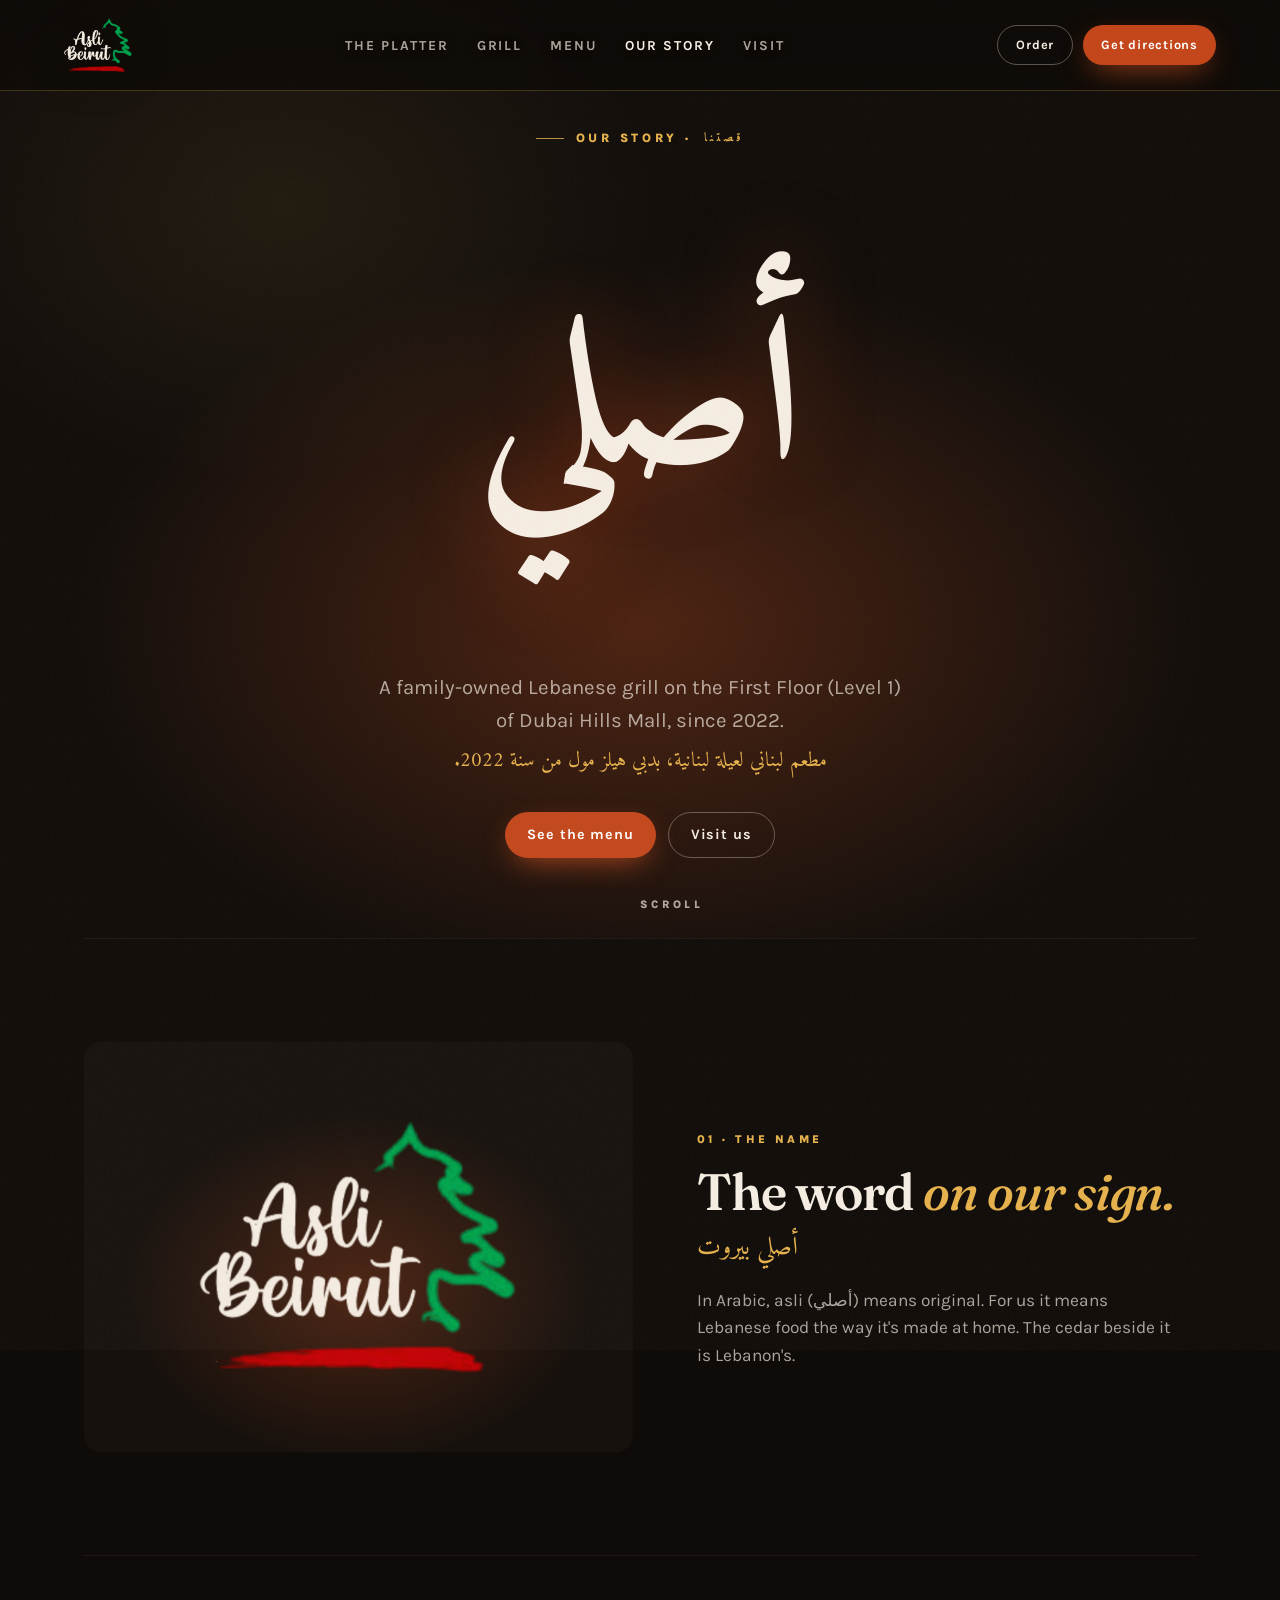
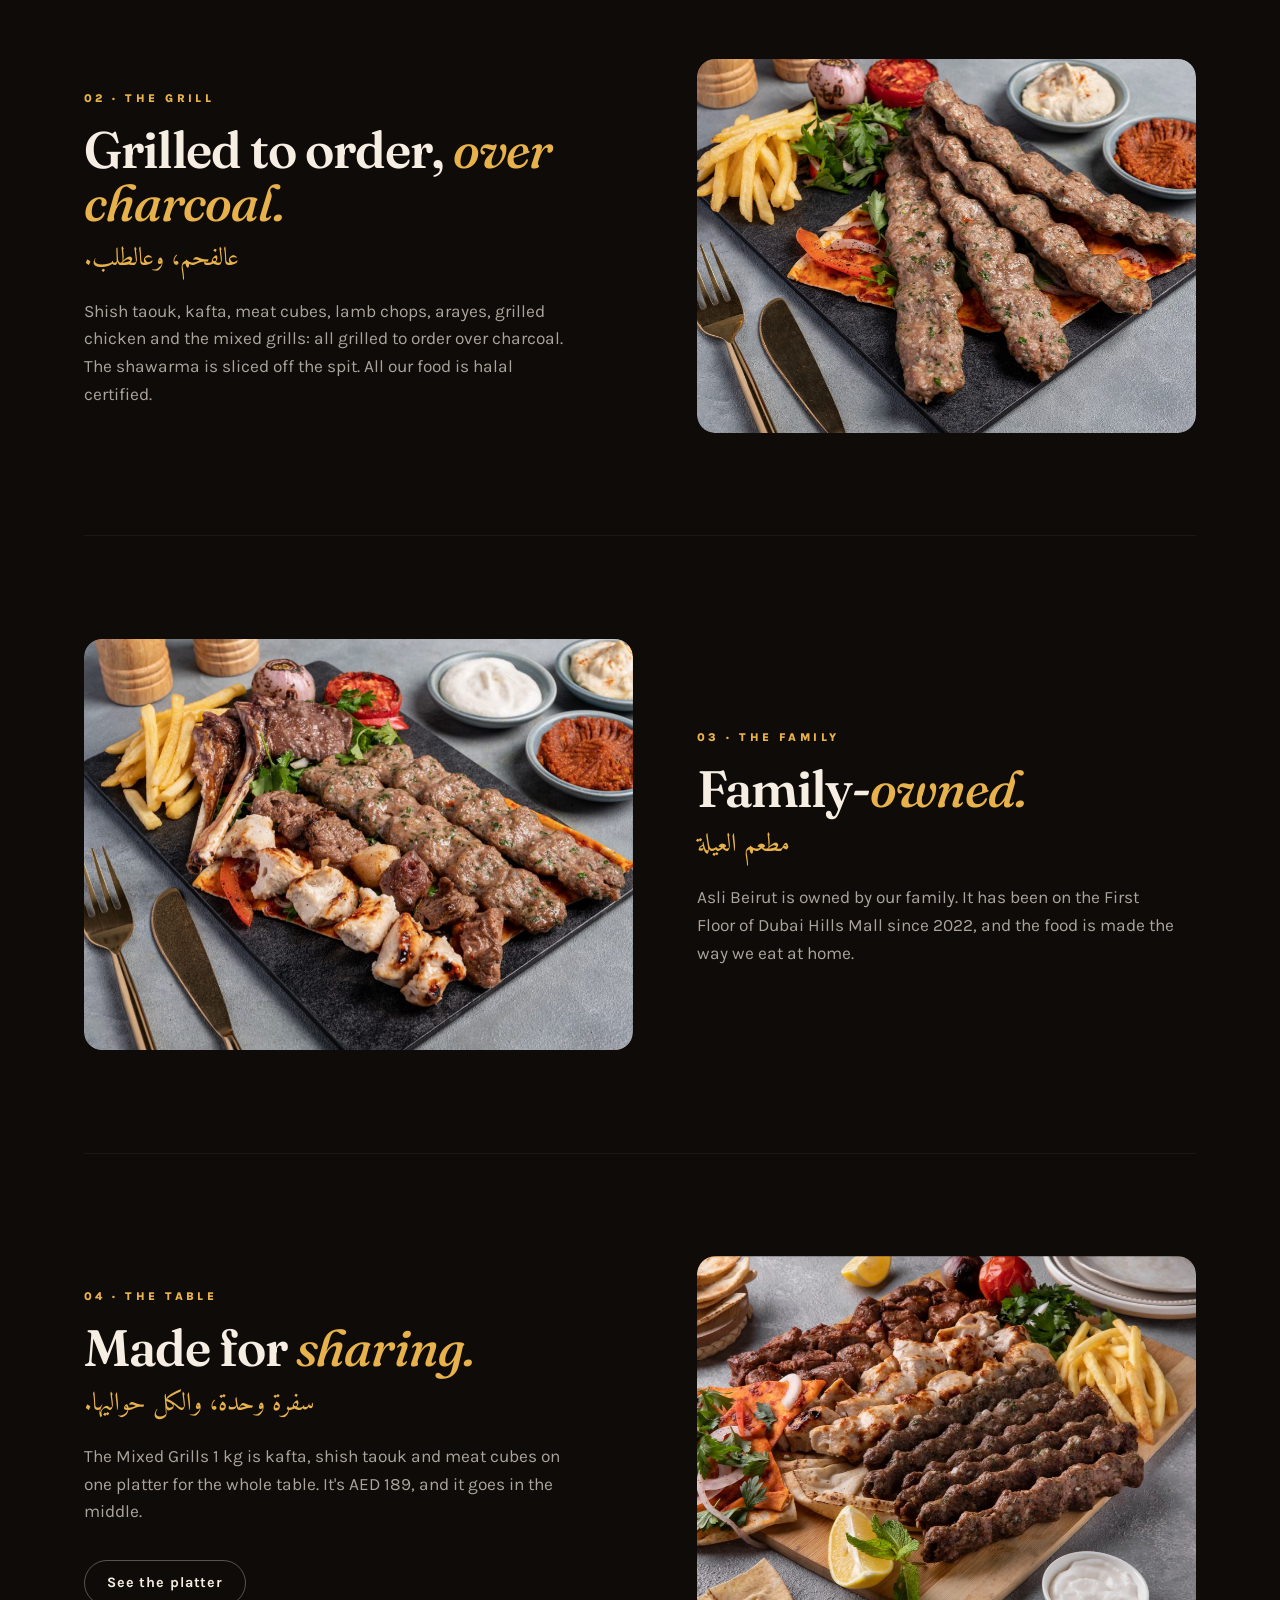
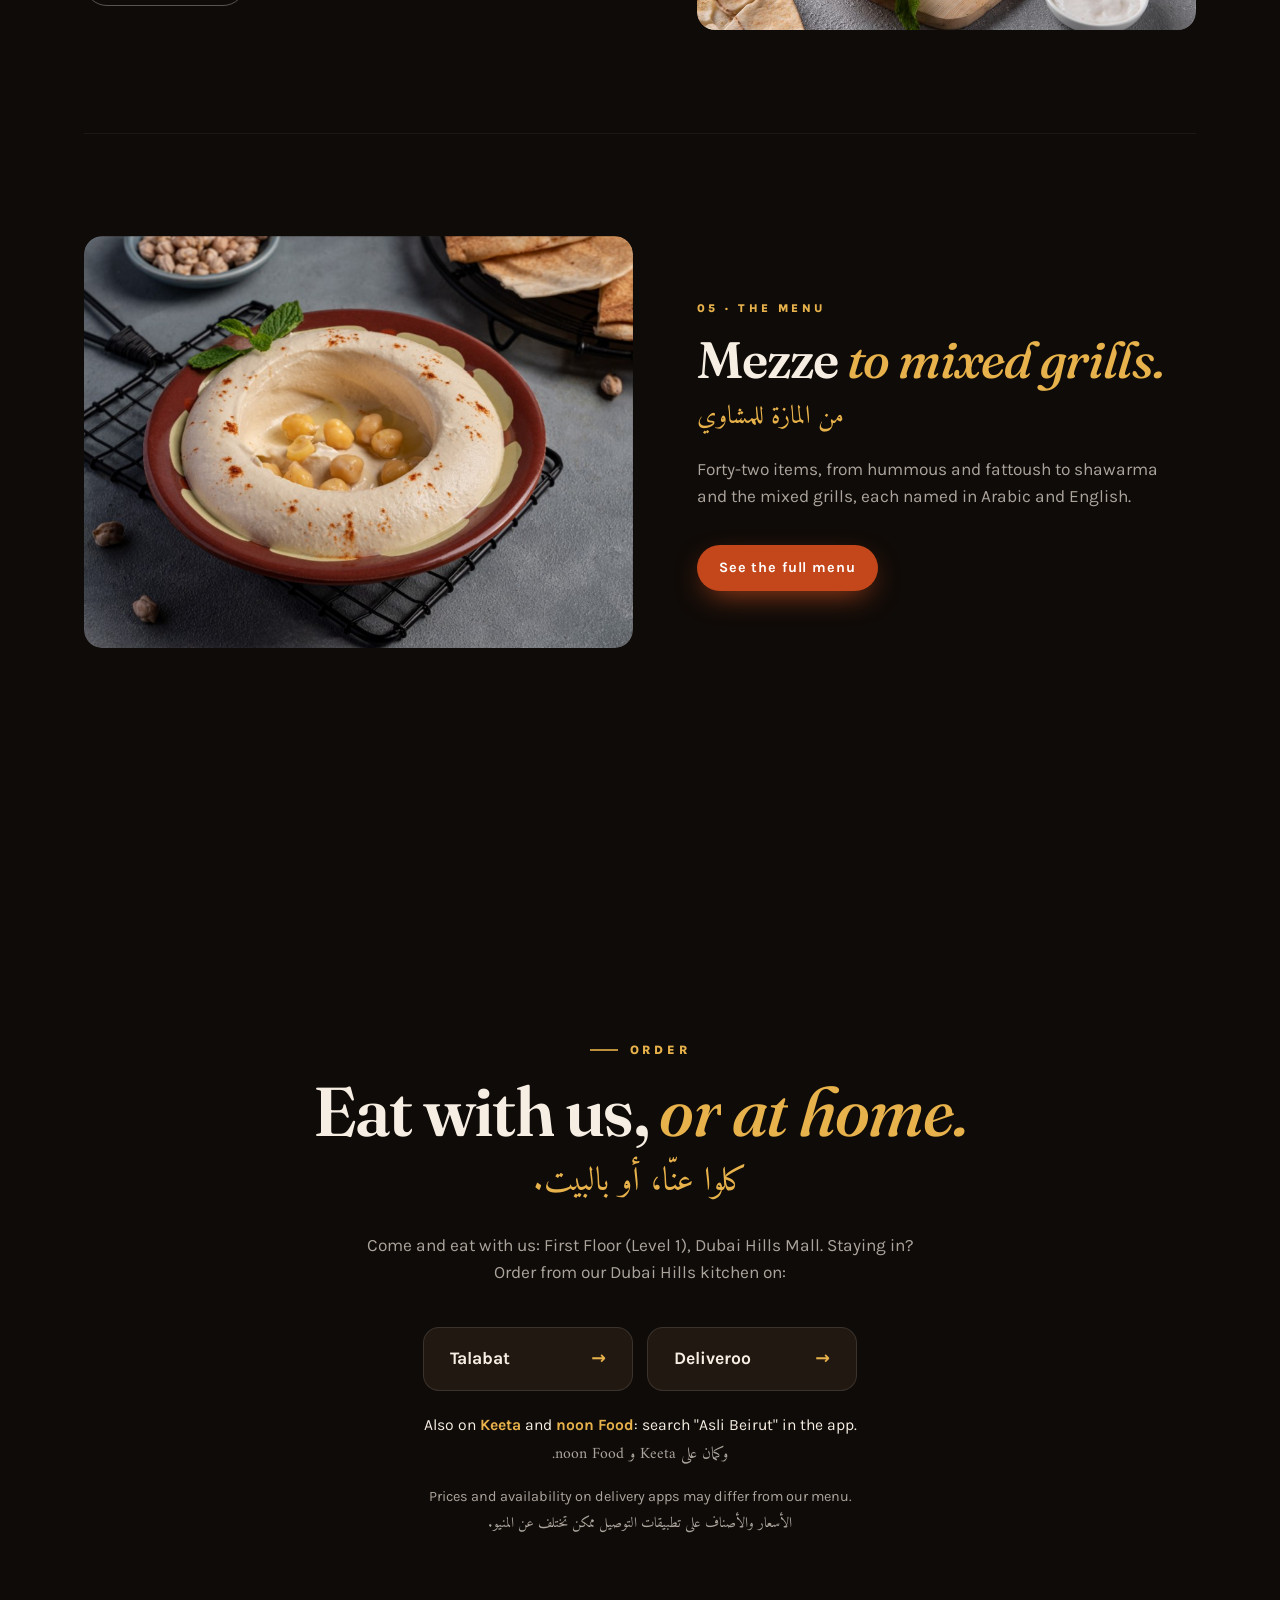
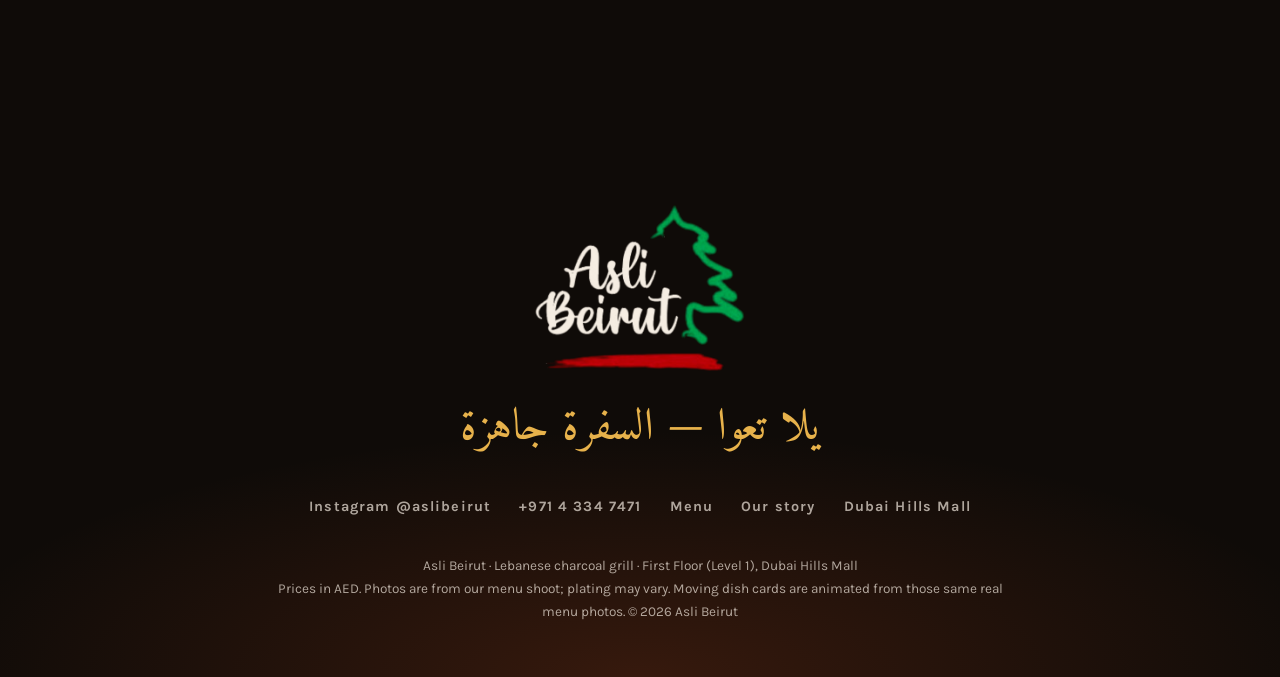
<file: our-story/index.html>
<!doctype html>
<html lang="en">
<head>
<meta charset="utf-8">
<meta name="viewport" content="width=device-width, initial-scale=1, viewport-fit=cover">
<title>Our story | Asli Beirut, Dubai Hills Mall</title>
<meta name="description" content="Asli Beirut is a family-owned Lebanese grill on the First Floor (Level 1) of Dubai Hills Mall since 2022. Charcoal grills cooked to order, shawarma and mezze. Halal certified.">
<!-- PREVIEW BUILD — not approved for publishing (Gate 2). -->
<meta name="robots" content="noindex, nofollow">
<meta name="theme-color" content="#0f0b08">
<link rel="icon" href="../assets/brand/icon-192.png" sizes="192x192">
<link rel="preconnect" href="https://fonts.googleapis.com">
<link rel="preconnect" href="https://fonts.gstatic.com" crossorigin>
<link href="https://fonts.googleapis.com/css2?family=Amiri:wght@400;700&family=Fraunces:ital,opsz,wght@0,9..144,500;0,9..144,600;1,9..144,500&family=IBM+Plex+Sans+Arabic:wght@500&family=Karla:wght@400;700;800&display=swap" rel="stylesheet">
<link rel="stylesheet" href="../assets/css/site.css">
</head>
<body>
<a class="skip" href="#main">Skip to content</a>
<div class="grain" aria-hidden="true"></div>
<header class="hdr is-solid">
  <a class="hdr__brand" href="../index.html" aria-label="Asli Beirut, home">
    <img src="../assets/brand/logo-cream.png" alt="Asli Beirut" width="481" height="380">
  </a>
  <nav class="hdr__nav" id="site-nav" aria-label="Main">
    <a href="../index.html#platter">The platter</a>
    <a href="../index.html#grill">Grill</a>
    <a href="../index.html#menu">Menu</a>
    <a href="../our-story/index.html" class="is-active" aria-current="page">Our story</a>
    <a href="../dubai-hills/index.html">Visit</a>
  </nav>
  <div class="hdr__ctas">
    <a class="btn btn--ghost btn--sm" href="#order">Order</a>
    <a class="btn btn--fire btn--sm" href="https://www.google.com/maps/place/Asli+Beirut+-+Dubai+Hills+Mall/data=!4m2!3m1!1s0x3e5f6eb3cd5fc04f:0xe5fba1479c73f099" target="_blank" rel="noopener" aria-label="Get directions to Asli Beirut, Dubai Hills Mall (opens Google Maps)">Get directions</a>
    <button class="hdr__menu" type="button" aria-label="Site navigation" aria-expanded="false" aria-controls="site-nav">
      <svg viewBox="0 0 24 24" fill="none" stroke="currentColor" stroke-width="2" stroke-linecap="round"><path d="M4 7h16M4 12h16M4 17h16"/></svg>
    </button>
  </div>
</header>

<main id="main" class="page">
  <section class="phero" aria-labelledby="story-h">
    <div class="phero__glow" aria-hidden="true"></div>
    <div class="phero__inner">
      <span class="eyebrow phero__eyebrow">Our story · <span lang="ar" dir="rtl">قصتنا</span></span>
      <h1 class="phero__word" id="story-h" lang="ar" dir="rtl">أصلي</h1>
      <p class="phero__lede">A family-owned Lebanese grill on the First Floor (Level 1) of Dubai Hills Mall, since 2022.
        <span lang="ar" dir="rtl">مطعم لبناني لعيلة لبنانية، بدبي هيلز مول من سنة <bdi dir="ltr">2022</bdi>.</span></p>
      <div class="ctas"><a class="btn btn--fire" href="../index.html#menu">See the menu</a><a class="btn btn--ghost" href="../dubai-hills/index.html">Visit us</a></div>
    </div>
    <span class="phero__scroll" aria-hidden="true">SCROLL</span>
  </section>

  <section class="sec" style="padding-top:0" aria-label="Our story">
    <div class="wrap">

      <div class="chapter">
        <div class="chapter__media rv" style="display:grid;place-items:center;background:radial-gradient(60% 60% at 50% 60%,rgba(234,90,36,.25),transparent 70%),var(--char-2)">
          <img src="../assets/brand/logo-cream.png" alt="The Asli Beirut logo: the name in brush script beside a green cedar" style="position:relative;inset:auto;width:58%;height:auto;object-fit:contain;transform:none">
        </div>
        <div>
          <span class="chapter__num rv">01 · THE NAME</span>
          <h2 class="rv rv-d1">The word <em>on our sign.</em></h2>
          <span class="h2-ar rv rv-d1" lang="ar" dir="rtl">أصلي بيروت</span>
          <p class="rv rv-d2">In Arabic, asli (أصلي) means original. For us it means Lebanese food the way it's made at home. The cedar beside it is Lebanon's.</p>
        </div>
      </div>

      <div class="chapter">
        <div class="chapter__media rv" data-zoom>
          <img src="../assets/img/dishes/kafta-1200.jpg" width="1200" height="798" loading="lazy" decoding="async" alt="Menu photo of charcoal-grilled kafta on flatbread">
        </div>
        <div>
          <span class="chapter__num rv">02 · THE GRILL</span>
          <h2 class="rv rv-d1">Grilled to order, <em>over charcoal.</em></h2>
          <span class="h2-ar rv rv-d1" lang="ar" dir="rtl">عالفحم، وعالطلب.</span>
          <p class="rv rv-d2">Shish taouk, kafta, meat cubes, lamb chops, arayes, grilled chicken and the mixed grills: all grilled to order over charcoal. The shawarma is sliced off the spit. All our food is halal certified.</p>
        </div>
      </div>

      <div class="chapter">
        <div class="chapter__media rv" data-zoom>
          <img src="../assets/img/dishes/special-mixed-grill-1200.jpg" width="1200" height="798" loading="lazy" decoding="async" alt="Menu photo of the Special Mixed Grills: kafta, shish taouk, meat cubes and lamb chops">
        </div>
        <div>
          <span class="chapter__num rv">03 · THE FAMILY</span>
          <h2 class="rv rv-d1">Family-<em>owned.</em></h2>
          <span class="h2-ar rv rv-d1" lang="ar" dir="rtl">مطعم العيلة</span>
          <p class="rv rv-d2">Asli Beirut is owned by our family. It has been on the First Floor of Dubai Hills Mall since 2022, and the food is made the way we eat at home.</p>
        </div>
      </div>

      <div class="chapter">
        <div class="chapter__media rv" data-zoom>
          <img src="../assets/img/dishes/mixed-grills-1kg-1200.jpg" width="1200" height="800" loading="lazy" decoding="async" alt="Menu photo of the Mixed Grills 1 kg platter on a wooden board">
        </div>
        <div>
          <span class="chapter__num rv">04 · THE TABLE</span>
          <h2 class="rv rv-d1">Made for <em>sharing.</em></h2>
          <span class="h2-ar rv rv-d1" lang="ar" dir="rtl">سفرة وحدة، والكل حواليها.</span>
          <p class="rv rv-d2">The Mixed Grills 1 kg is kafta, shish taouk and meat cubes on one platter for the whole table. It's AED 189, and it goes in the middle.</p>
          <div class="ctas rv rv-d3"><a class="btn btn--ghost" href="../index.html#platter">See the platter</a></div>
        </div>
      </div>

      <div class="chapter">
        <div class="chapter__media rv" data-zoom>
          <img src="../assets/img/dishes/hummous-1200.jpg" width="1100" height="737" loading="lazy" decoding="async" alt="Menu photo of a bowl of hummous">
        </div>
        <div>
          <span class="chapter__num rv">05 · THE MENU</span>
          <h2 class="rv rv-d1">Mezze <em>to mixed grills.</em></h2>
          <span class="h2-ar rv rv-d1" lang="ar" dir="rtl">من المازة للمشاوي</span>
          <p class="rv rv-d2">Forty-two items, from hummous and fattoush to shawarma and the mixed grills, each named in Arabic and English.</p>
          <div class="ctas rv rv-d3"><a class="btn btn--fire" href="../index.html#menu">See the full menu</a></div>
        </div>
      </div>

    </div>
  </section>

  <section class="sec order" id="order" aria-labelledby="order-h">
    <div class="wrap">
      <span class="eyebrow rv">Order</span>
      <h2 class="h2 rv rv-d1" id="order-h">Eat with us, <em>or at home.</em></h2>
      <span class="h2-ar rv rv-d1" lang="ar" dir="rtl">كلوا عنّا، أو بالبيت.</span>
      <p class="lede rv rv-d2">Come and eat with us: First Floor (Level 1), Dubai Hills Mall. Staying in? Order from our Dubai Hills kitchen on:</p>
      <div class="order__row rv rv-d2">
        <a class="order__btn" href="https://www.talabat.com/uae/restaurant/701842/asli-beirut-dubai-hills?aid=1348" target="_blank" rel="noopener">Talabat <i aria-hidden="true">→</i></a>
        <a class="order__btn" href="https://deliveroo.ae/en/menu/dubai/dubai-hills/asli-beirut" target="_blank" rel="noopener">Deliveroo <i aria-hidden="true">→</i></a>
      </div>
      <p class="order__also">Also on <b>Keeta</b> and <b>noon Food</b>: search "Asli Beirut" in the app.<span lang="ar" dir="rtl">وكمان على Keeta و noon Food.</span></p>
      <p class="order__hint">Prices and availability on delivery apps may differ from our menu.<span lang="ar" dir="rtl" style="display:block;margin-top:4px">الأسعار والأصناف على تطبيقات التوصيل ممكن تختلف عن المنيو.</span></p>
    </div>
  </section>
</main>

<footer class="ftr">
  <div class="embers" aria-hidden="true"></div>
  <div class="wrap" style="position:relative">
    <img class="ftr__logo" src="../assets/brand/logo-cream.png" alt="Asli Beirut" width="481" height="380" loading="lazy">
    <div class="ftr__ar" lang="ar" dir="rtl">يلا تعوا — السفرة جاهزة</div>
    <div class="ftr__links">
      <a href="https://www.instagram.com/aslibeirut/" target="_blank" rel="noopener">Instagram @aslibeirut</a>
      <a href="tel:+97143347471">+971 4 334 7471</a>
      <a href="../index.html#menu">Menu</a>
      <a href="../our-story/index.html">Our story</a>
      <a href="../dubai-hills/index.html">Dubai Hills Mall</a>
    </div>
    <p class="ftr__small">Asli Beirut · Lebanese charcoal grill · First Floor (Level 1), Dubai Hills Mall<br>
      Prices in AED. Photos are from our menu shoot; plating may vary. Moving dish cards are animated from those same real menu photos. © <span id="yr">2026</span> Asli Beirut</p>
  </div>
</footer>
<script src="../assets/js/site.js"></script>
<script src="../assets/js/motion.js"></script>
</body>
</html>
</file>
<file: assets/css/site.css>
/* Asli Beirut — site styles. Charcoal / bone / gold / ember, Fraunces + Karla + Amiri.
   The look follows the Reels the owner approved (Oct 2026). */

@property --hz { syntax: '<number>'; inherits: true; initial-value: 1; }
:root {
  --char: #0f0b08;
  --char-2: #17110d;
  --char-3: #211812;
  --bone: #f6eee3;
  --bone-soft: rgba(246, 238, 227, 0.68);
  --bone-faint: rgba(246, 238, 227, 0.14);
  --gold: #e7b24b;
  --ember: #ea5a24;
  --ember-deep: #b8401a;
  --ember-btn: #c4471b;   /* white on this = 4.92:1 (AA) */
  --cedar: #3f7d4a;
  --line: rgba(231, 178, 75, 0.22);

  --f-display: "Fraunces", Georgia, "Times New Roman", serif;
  --f-body: "Karla", -apple-system, BlinkMacSystemFont, "Segoe UI", system-ui, sans-serif;
  --f-ar: "Amiri", "Noto Naskh Arabic", "Geeza Pro", serif;
  --f-ar-ui: "IBM Plex Sans Arabic", "Geeza Pro", system-ui, sans-serif;

  --gutter: clamp(18px, 5vw, 72px);
  --maxw: 1240px;
  --radius: 18px;
  --ease: cubic-bezier(.2, .7, .2, 1);

  /* scroll-film theme tokens (engine reads these; unlayered so they beat its defaults) */
  --sw-bg: #0f0b08;
  --sw-ink: #f6eee3;
  --sw-ink-soft: rgba(246, 238, 227, 0.62);
  --sw-accent: #e7b24b;
  --sw-font-display: var(--f-display);
  --sw-font-body: var(--f-body);
}

*, *::before, *::after { box-sizing: border-box; }
html, body { overflow-x: clip; }
html { scroll-behavior: auto; -webkit-text-size-adjust: 100%; }
body {
  margin: 0;
  background: var(--char);
  color: var(--bone);
  font-family: var(--f-body);
  font-size: 17px;
  line-height: 1.6;
  -webkit-font-smoothing: antialiased;
  text-rendering: optimizeLegibility;
}
img, video { max-width: 100%; display: block; }
a { color: inherit; }
[lang="ar"] { font-family: var(--f-ar); }
:focus-visible { outline: 2px solid var(--gold); outline-offset: 3px; border-radius: 6px; }

.skip {
  position: absolute; left: 12px; top: -60px; z-index: 1000;
  background: var(--gold); color: var(--char); padding: 10px 16px; border-radius: 10px;
  font-weight: 700; text-decoration: none; transition: top .2s;
}
.skip:focus { top: 12px; }

/* film grain over everything (very light) */
.grain {
  position: fixed; inset: -50%; z-index: 300; pointer-events: none; opacity: .055;
  background-image: url("data:image/svg+xml;utf8,<svg xmlns='http://www.w3.org/2000/svg' width='160' height='160'><filter id='n'><feTurbulence type='fractalNoise' baseFrequency='.9' numOctaves='2' stitchTiles='stitch'/></filter><rect width='100%' height='100%' filter='url(%23n)'/></svg>");
  animation: grain 1.2s steps(6) infinite;
}
@keyframes grain {
  0% { transform: translate(0, 0); } 20% { transform: translate(-4%, 3%); } 40% { transform: translate(3%, -2%); }
  60% { transform: translate(-2%, -4%); } 80% { transform: translate(4%, 2%); } 100% { transform: translate(0, 0); }
}

/* ---------------------------------------------------------------- header */
.hdr {
  position: fixed; top: 0; left: 0; right: 0; z-index: 400;
  display: flex; align-items: center; justify-content: space-between; gap: 18px;
  padding: clamp(10px, 1.6vw, 18px) var(--gutter);
  transition: background .4s var(--ease), backdrop-filter .4s, box-shadow .4s, padding .4s;
}
.hdr::before {
  content: ""; position: absolute; inset: 0 0 -48px; z-index: -1; pointer-events: none;
  background: linear-gradient(180deg, rgba(15, 11, 8, .82), rgba(15, 11, 8, 0)); transition: opacity .4s;
}
.hdr.is-solid::before { opacity: 0; }
.hdr__nav a { text-shadow: 0 1px 10px rgba(0, 0, 0, .7); }
.hdr.is-solid {
  background: rgba(15, 11, 8, .82);
  backdrop-filter: blur(14px) saturate(1.2);
  -webkit-backdrop-filter: blur(14px) saturate(1.2);
  box-shadow: 0 1px 0 var(--line);
}
.hdr__brand { display: flex; align-items: center; text-decoration: none; }
.hdr__brand img { height: clamp(40px, 4.4vw, 54px); width: auto; filter: drop-shadow(0 4px 18px rgba(0, 0, 0, .55)); }
.hdr__nav { display: flex; align-items: center; gap: clamp(14px, 2.2vw, 30px); }
.hdr__nav a {
  text-decoration: none; font-size: .86rem; font-weight: 700; letter-spacing: .14em; text-transform: uppercase;
  color: var(--bone-soft); transition: color .25s;
}
.hdr__nav a:hover, .hdr__nav a.is-active { color: var(--bone); }
.hdr__ctas { display: flex; gap: 10px; }
.hdr__progress {
  position: absolute; left: 0; right: 0; bottom: -1px; height: 2px; transform-origin: 0 50%;
  background: linear-gradient(90deg, var(--ember), var(--gold)); transform: scaleX(0); opacity: .9;
}
.hdr.is-solid .hdr__progress { opacity: 0; }
.hdr__menu { display: none; }

/* buttons */
.btn {
  --b: var(--gold);
  display: inline-flex; align-items: center; justify-content: center; gap: 10px;
  min-height: 46px; padding: 12px 22px; border-radius: 999px;
  font: 700 .9rem/1 var(--f-body); letter-spacing: .06em; text-decoration: none; white-space: nowrap;
  transition: transform .25s var(--ease), background .25s, color .25s, box-shadow .25s, border-color .25s;
  cursor: pointer; border: 0;
}
.btn svg { width: 18px; height: 18px; flex: none; }
.btn--fire { background: var(--ember-btn); color: #fff; box-shadow: 0 10px 30px -10px rgba(234, 90, 36, .8); }
.btn--fire:hover { transform: translateY(-2px); background: #b23f17; box-shadow: 0 16px 40px -12px rgba(234, 90, 36, .9); }
.btn--gold { background: var(--gold); color: var(--char); }
.btn--gold:hover { transform: translateY(-2px); background: #f0c060; }
.btn--ghost { background: transparent; color: var(--bone); border: 1.5px solid rgba(246, 238, 227, .32); }
.btn--ghost:hover { transform: translateY(-2px); border-color: var(--bone); }
.btn--sm { min-height: 40px; padding: 10px 18px; font-size: .8rem; }

/* ---------------------------------------------------------------- film overrides */
/* the engine declares its light defaults ON .sw-root (layered); redeclare them on the same
   element, unlayered, so the dark theme actually reaches the film */
#film.sw-root, #film {
  --sw-bg: #0f0b08; --sw-ink: #f6eee3; --sw-ink-soft: rgba(246, 238, 227, .62); --sw-accent: #e7b24b;
  --sw-font-display: "Fraunces", Georgia, serif; --sw-font-body: "Karla", system-ui, sans-serif;
}
#film { position: relative; }
#film .sw-sky__glow { background: radial-gradient(60% 45% at 50% 60%, rgba(234, 90, 36, .16), transparent 70%); }
#film .sw-sky__grad { background: linear-gradient(178deg, #120d0a 0%, #0f0b08 60%, #160f0b 100%); }
#film .sw-copylayer::before {
  width: min(64vw, 860px);
  background: linear-gradient(90deg, rgba(15, 11, 8, .92) 0%, rgba(15, 11, 8, .72) 34%, rgba(15, 11, 8, .28) 66%, transparent 100%);
}
#film .sw-copy { width: min(44vw, 520px); }
#film .sw-copy__num { font-family: var(--f-body); color: var(--gold); opacity: .8; letter-spacing: .3em; }
#film .sw-copy__eyebrow { font-family: var(--f-body); font-weight: 800; letter-spacing: .26em; color: var(--gold); }
#film .sw-copy__title {
  font-family: var(--f-display); font-weight: 600; font-size: clamp(2.4rem, 5.2vw, 4.6rem); line-height: .98;
  letter-spacing: -.02em; color: var(--bone); text-shadow: 0 6px 40px rgba(0, 0, 0, .6);
}
#film .sw-copy__body { color: rgba(246, 238, 227, .82); font-size: clamp(1.02rem, 1.3vw, 1.2rem); text-shadow: 0 2px 18px rgba(0, 0, 0, .7); }
#film .sw-copy__ar { font-family: var(--f-ar); color: var(--gold); font-weight: 700; }
#film .sw-copy__price {
  font-family: var(--f-display); font-size: clamp(1.4rem, 2.2vw, 1.9rem); color: var(--bone);
  padding: 6px 16px 8px; border-radius: 999px; background: #c4471b;
  box-shadow: 0 10px 30px -12px rgba(234, 90, 36, .9);
}
#film .sw-copy__price small { font-family: var(--f-body); font-size: .62em; letter-spacing: .14em; font-weight: 800; opacity: .9; }
#film .sw-copy__tags li { color: var(--bone); background: rgba(246, 238, 227, .08); border-color: var(--line); }
#film .sw-copy__cta .sw-btn { font-family: var(--f-body); letter-spacing: .06em; }
#film .sw-btn--primary { background: var(--ember-btn); color: #fff; }
#film .sw-copy__note { color: rgba(246, 238, 227, .78); text-shadow: 0 1px 10px rgba(0,0,0,.8); }
#film .sw-copy__note span { font-family: var(--f-ar); }
#film .sw-btn--ghost { color: var(--bone); border-color: rgba(246, 238, 227, .35); }
#film .sw-scene__video, #film .sw-scene__still { object-position: center 50%; }
#film .sw-scene::after { /* cinematic vignette over the footage */
  content: ""; position: absolute; inset: 0; z-index: 2; pointer-events: none;
  background: radial-gradient(120% 90% at 60% 50%, transparent 52%, rgba(10, 7, 5, .62) 100%);
}
#film .sw-pt--dot::before { background: radial-gradient(circle, #ffd27a 0%, #ff7a2e 45%, transparent 70%); box-shadow: 0 0 12px 3px rgba(255, 110, 40, .45); }
#film .sw-pt--ring::before { border-color: rgba(255, 150, 70, .35); }
#film .sw-route__label { color: var(--char); background: rgba(246, 238, 227, .92); }
#film .sw-hint { color: var(--bone-soft); }
#film .sw-hint i { border-color: rgba(246, 238, 227, .4); }
@media (max-width: 860px) {
  #film .sw-copylayer::before { width: 100%; height: 66%; background: linear-gradient(0deg, rgba(15, 11, 8, .96) 10%, rgba(15, 11, 8, .7) 48%, transparent 100%); }
  #film .sw-copy { width: auto; }
  #film .sw-copy__title { font-size: clamp(2.1rem, 9vw, 3rem); }
}

/* opening wordmark over the first film beat */
.film-mark {
  position: fixed; inset: 0; z-index: 25; pointer-events: none;
  display: grid; place-items: center; text-align: center;
  transition: opacity .2s linear;
}
.film-mark__ar { font-family: var(--f-ar); font-weight: 700; font-size: clamp(5rem, 15vw, 13rem); line-height: 1; color: var(--bone);
  text-shadow: 0 10px 60px rgba(0, 0, 0, .7), 0 0 80px rgba(234, 90, 36, .35); }
.film-mark__en { margin-top: 6px; font: 800 clamp(.72rem, 1vw, .9rem)/1 var(--f-body); letter-spacing: .5em; text-transform: uppercase; color: var(--gold); }

/* ---------------------------------------------------------------- page body over the film */
.page { position: relative; z-index: 70; background: var(--char); }
.page::before { /* soft lip where the page rises over the film */
  content: ""; position: absolute; left: 0; right: 0; top: -120px; height: 120px; pointer-events: none;
  background: linear-gradient(180deg, transparent, var(--char));
}
.wrap { width: 100%; max-width: var(--maxw); margin: 0 auto; padding: 0 var(--gutter); }
section { scroll-margin-top: 84px; }
.sec { padding: clamp(80px, 11vw, 150px) 0; position: relative; }
.eyebrow {
  display: inline-flex; align-items: center; gap: 12px;
  font: 800 .78rem/1 var(--f-body); letter-spacing: .3em; text-transform: uppercase; color: var(--gold);
}
.eyebrow::before { content: ""; width: 28px; height: 1.5px; background: currentColor; opacity: .8; }
.h2 {
  font-family: var(--f-display); font-weight: 600; font-size: clamp(2.3rem, 5.4vw, 4.4rem);
  line-height: 1; letter-spacing: -.025em; margin: 18px 0 0; color: var(--bone);
}
.h2 em { font-style: italic; color: var(--gold); font-weight: 500; }
.h2-ar { font-family: var(--f-ar); font-size: clamp(1.5rem, 2.6vw, 2.1rem); color: var(--gold); margin-top: 10px; display: block; text-align: left; }
.order .h2-ar { text-align: center; }
.lede { font-size: clamp(1.05rem, 1.35vw, 1.22rem); color: var(--bone-soft); max-width: 56ch; margin: 22px 0 0; }

/* reveal on scroll */
.rv { opacity: 0; transform: translateY(28px); transition: opacity .9s var(--ease), transform .9s var(--ease); }
.rv.is-in { opacity: 1; transform: none; }
.rv-d1 { transition-delay: .08s; } .rv-d2 { transition-delay: .16s; } .rv-d3 { transition-delay: .24s; }

/* ---------------------------------------------------------------- platter: pinned zoom-in
   --e (0→1): the framed photo expands to full-bleed while the image zooms OUT (1.28 → 1.0)
   --t (0→1): the copy arrives once the photo owns the screen. Both set by motion.js. */
.platter { position: relative; height: 290vh; }
.platter__pin { position: sticky; top: 0; height: 100vh; height: 100svh; overflow: hidden; background: var(--char); }
.platter__frame {
  position: absolute; inset: 0; overflow: hidden; will-change: clip-path;
  clip-path: inset(calc((1 - var(--e, 0)) * 31%) calc((1 - var(--e, 0)) * 26%) calc((1 - var(--e, 0)) * 9%) calc((1 - var(--e, 0)) * 26%) round calc((1 - var(--e, 0)) * 28px));
}
.platter__frame img {
  position: absolute; inset: 0; width: 100%; height: 100%; object-fit: cover; object-position: 50% 55%;
  transform: scale(calc(1.28 - .28 * var(--e, 0) + .04 * var(--t, 0))); will-change: transform;
}
.platter__frame::after {
  content: ""; position: absolute; inset: 0; opacity: var(--t, 0);
  background:
    linear-gradient(90deg, rgba(15, 11, 8, .94) 0%, rgba(15, 11, 8, .76) 32%, rgba(15, 11, 8, .1) 64%, transparent 100%),
    linear-gradient(0deg, rgba(15, 11, 8, .7) 0%, transparent 30%);
}
.platter__intro {
  position: absolute; left: 0; right: 0; top: 9vh; z-index: 2; text-align: center;
  opacity: calc(1 - var(--e, 0) * 2.2); transform: translateY(calc(var(--e, 0) * -40px));
}
.platter__intro-t { font-family: var(--f-display); font-weight: 600; font-size: clamp(1.8rem, 3.6vw, 3rem); line-height: 1.02; margin-top: 12px; letter-spacing: -.02em; }
.platter__intro-t em { color: var(--gold); font-weight: 500; }
.platter__copy { position: absolute; inset: 0; z-index: 3; display: flex; align-items: center; pointer-events: none; }
.platter__inner { max-width: 560px; }
.platter__inner > * { opacity: var(--t, 0); transform: translateY(calc((1 - var(--t, 0)) * 34px)); }
.platter__inner > *:nth-child(2) { transform: translateY(calc((1 - var(--t, 0)) * 48px)); }
.platter__inner > *:nth-child(n+4) { transform: translateY(calc((1 - var(--t, 0)) * 64px)); }
.platter.is-live .platter__copy { pointer-events: auto; }
.price-big { display: flex; align-items: flex-end; gap: 12px; margin-top: 30px; }
.price-big__num { font-family: var(--f-display); font-weight: 600; font-size: clamp(5rem, 12vw, 9.5rem); line-height: .8; color: var(--bone); letter-spacing: -.04em; font-variant-numeric: tabular-nums; }
.price-big__cur { font: 800 clamp(.9rem, 1.4vw, 1.15rem)/1 var(--f-body); letter-spacing: .24em; color: var(--ember); padding-bottom: 10px; }
.platter__name { margin-top: 18px; display: flex; flex-wrap: wrap; gap: 6px 18px; align-items: baseline; }
.platter__name b { font: 700 1.05rem/1.3 var(--f-body); letter-spacing: .04em; }
.platter__name span { font-family: var(--f-ar); color: var(--gold); font-size: 1.35rem; }
.ctas { display: flex; flex-wrap: wrap; gap: 12px; margin-top: 34px; }

/* ---------------------------------------------------------------- mosaic: pinned zoom-out
   --m (0→1): starts with the centre dish filling the screen (grid scaled by --S), pulls back to
   reveal the whole spread; neighbours fade in, captions and title arrive at the end. */
.mosaic { position: relative; height: 260vh; }
.mosaic__pin { position: sticky; top: 0; height: 100vh; height: 100svh; overflow: hidden; display: grid; place-items: center; background: var(--char); }
.mosaic__grid {
  display: grid; grid-template-columns: repeat(3, 1fr); gap: clamp(8px, 1.2vw, 16px);
  width: min(92vw, 1180px, calc((100vh - 150px) * 1.5)); transform-origin: 50% 50%; margin-top: 40px;
  transform: scale(calc(var(--S, 3) - (var(--S, 3) - 1) * var(--m, 0)));
  will-change: transform;
}
.mosaic__cell { margin: 0; position: relative; aspect-ratio: 3 / 2; border-radius: 14px; overflow: hidden; background: var(--char-3);
  opacity: calc(var(--m, 0) * 1.6 - .1); }
.mosaic__cell--hero { opacity: 1; }
.mosaic__cell img { width: 100%; height: 100%; object-fit: cover; transform: scale(calc(1.12 - .12 * var(--m, 0))); }
.mosaic__cell figcaption {
  position: absolute; left: 12px; bottom: 10px; font: 700 .78rem/1 var(--f-body); letter-spacing: .12em; text-transform: uppercase;
  color: var(--bone); text-shadow: 0 1px 10px rgba(0, 0, 0, .9); opacity: calc((var(--m, 0) - .8) * 5);
}
.mosaic__cell::after { content: ""; position: absolute; inset: 0; background: linear-gradient(0deg, rgba(15, 11, 8, .6), transparent 45%); opacity: var(--m, 0); }
.mosaic__title {
  position: absolute; left: 50%; top: 50%; z-index: 2; text-align: center; width: min(90vw, 620px);
  transform: translate(-50%, calc(-50% + (1 - var(--m2, 0)) * 30px)); opacity: var(--m2, 0);
  padding: 26px 30px; border-radius: 20px; background: rgba(15, 11, 8, .72); backdrop-filter: blur(10px); -webkit-backdrop-filter: blur(10px);
  border: 1px solid var(--line);
}
.mosaic__h { font-family: var(--f-display); font-weight: 600; font-size: clamp(2rem, 4.6vw, 3.6rem); line-height: 1; letter-spacing: -.02em; margin-top: 12px; }
.mosaic__h em { color: var(--gold); font-weight: 500; }
.mosaic__ar { font-family: var(--f-ar); color: var(--gold); font-size: 1.4rem; display: block; margin-top: 8px; }

/* ---------------------------------------------------------------- word-by-word heading reveal */
.h2 .w { display: inline-block; overflow: hidden; vertical-align: bottom; padding-bottom: .08em; margin-bottom: -.08em; }
.h2 .w > span { display: inline-block; transform: translateY(105%); transition: transform 1s var(--ease); transition-delay: calc(var(--wi, 0) * 70ms); }
.h2.is-in .w > span { transform: none; }

/* ---------------------------------------------------------------- dish cards (grill + shawarma) */
.cards { display: grid; grid-template-columns: repeat(3, minmax(0, 1fr)); gap: clamp(14px, 1.8vw, 26px); margin-top: clamp(40px, 5vw, 64px); }
.card {
  position: relative; border-radius: var(--radius); overflow: hidden; background: var(--char-2);
  border: 1px solid rgba(246, 238, 227, .06); isolation: isolate;
  transition: transform .5s var(--ease), border-color .4s, box-shadow .5s var(--ease);
}
.card:hover { transform: translateY(-6px); border-color: var(--line); box-shadow: 0 30px 60px -30px rgba(0, 0, 0, .9), 0 0 0 1px rgba(231, 178, 75, .08); }
.card { display: flex; flex-direction: column; }
.card__media { position: relative; aspect-ratio: 4 / 3; flex: 1 0 auto; overflow: hidden; background: var(--char-3); }
.card__media img, .card__media video { position: absolute; inset: 0; width: 100%; height: 100%; object-fit: cover;
  transform: scale(calc(var(--z, 1) * var(--hz, 1))); transition: opacity .5s, --hz .6s; will-change: transform; }
.card { --hz: 1; }
.card:hover { --hz: 1.06; }
.card.rv .card__media { clip-path: inset(100% 0 0 0 round var(--radius)); transition: clip-path 1.2s var(--ease); }
.card.rv.is-in .card__media { clip-path: inset(0 0 0 0 round 0); }
.card__media video { opacity: 0; }
.card.is-playing .card__media video { opacity: 1; }
.card__media::after { content: ""; position: absolute; inset: 0; background: linear-gradient(0deg, rgba(15, 11, 8, .85) 0%, transparent 46%); }
.card__price {
  position: absolute; top: 14px; right: 14px; z-index: 2;
  font: 600 1.15rem/1 var(--f-display); color: #fff; background: var(--ember-btn); padding: 8px 14px 9px; border-radius: 999px;
  box-shadow: 0 8px 22px -10px rgba(234, 90, 36, .9);
}
.card__price small { font: 800 .6rem/1 var(--f-body); letter-spacing: .14em; margin-right: 4px; opacity: .9; }
.card__body { position: absolute; left: 0; right: 0; bottom: 0; z-index: 2; padding: 18px 20px 20px; }
.card__name { font: 600 clamp(1.25rem, 1.8vw, 1.55rem)/1.1 var(--f-display); margin: 0; }

.card__name small { font: 700 .62em/1 var(--f-body); letter-spacing: .06em; opacity: .7; }
.card__ar { font-family: var(--f-ar); color: var(--gold); font-size: 1.15rem; margin-top: 4px; display: block; }
.card__note { margin: 6px 0 0; font-size: .9rem; color: var(--bone-soft); }
.card--wide { grid-column: span 2; }
.card--wide .card__media { aspect-ratio: 16 / 9; height: 100%; }
.card--tall .card__media { aspect-ratio: auto; height: 100%; min-height: 100%; }

/* ---------------------------------------------------------------- strip / marquee */
.strip { border-block: 1px solid var(--line); overflow: hidden; padding: 22px 0; background: var(--char-2); }
.strip__track { display: flex; gap: 48px; width: max-content; animation: marquee 38s linear infinite; }
.strip__track span { font: 600 clamp(1.4rem, 2.6vw, 2.1rem)/1 var(--f-display); white-space: nowrap; color: var(--bone); display: flex; align-items: center; gap: 48px; }
.strip__track span::after { content: "✦"; color: var(--ember); font-size: .7em; }
.strip__track [lang="ar"] { font-family: var(--f-ar); color: var(--gold); }
@keyframes marquee { to { transform: translateX(-50%); } }
.strip:hover .strip__track { animation-play-state: paused; }

/* ---------------------------------------------------------------- menu */
.menu { background: linear-gradient(180deg, var(--char) 0%, var(--char-2) 18%, var(--char-2) 100%); }
.menu__head { display: flex; flex-wrap: wrap; align-items: flex-end; justify-content: space-between; gap: 20px; }
.menu__note { font-size: .9rem; color: var(--bone-soft); }
.tabs {
  position: sticky; top: calc(var(--hdr-h, 72px) - 1px); z-index: 5; margin-top: 40px; padding: 12px 0;
  display: flex; gap: 8px; overflow-x: auto; scrollbar-width: none;
  background: linear-gradient(180deg, var(--char-2) 70%, transparent);
}
.tabs::-webkit-scrollbar { display: none; }
@media (min-width: 861px) { .tabs { flex-wrap: wrap; overflow: visible; } }
.tab {
  flex: none; border: 1px solid rgba(246, 238, 227, .16); background: transparent; color: var(--bone-soft);
  font: 700 .84rem/1 var(--f-body); letter-spacing: .06em; padding: 11px 16px; border-radius: 999px; cursor: pointer;
  display: inline-flex; gap: 8px; align-items: baseline; transition: all .25s;
}
.tab span[lang="ar"] { font-family: var(--f-ar-ui); font-size: .82rem; font-weight: 500; opacity: .8; }
.tab:hover { color: var(--bone); border-color: rgba(246, 238, 227, .4); }
.tab.is-active { background: var(--gold); border-color: var(--gold); color: var(--char); }
.menu__cats { margin-top: 26px; }
.mcat { padding: 34px 0 10px; }
.mcat__title { display: flex; align-items: baseline; justify-content: space-between; gap: 16px; border-bottom: 1px solid var(--line); padding-bottom: 14px; }
.mcat__title h3 { font: 600 clamp(1.6rem, 2.6vw, 2.2rem)/1 var(--f-display); margin: 0; }
.mcat__title [lang="ar"] { font-size: clamp(1.3rem, 2vw, 1.7rem); color: var(--gold); }
.mlist { list-style: none; margin: 0; padding: 0; display: grid; grid-template-columns: 1fr 1fr; column-gap: clamp(28px, 4vw, 64px); }
.mitem { display: grid; grid-template-columns: auto 1fr auto; gap: 16px; align-items: center; padding: 16px 0; border-bottom: 1px dashed rgba(246, 238, 227, .1); }
.mitem__thumb { width: 64px; height: 64px; border-radius: 14px; object-fit: cover; background: var(--char-3); transition: transform .5s var(--ease), box-shadow .5s; }
.mitem:hover .mitem__thumb { transform: scale(1.14) rotate(-2deg); box-shadow: 0 12px 30px -10px rgba(0, 0, 0, .9); }
.mcat .mitem { opacity: 0; transform: translateY(18px); transition: opacity .7s var(--ease), transform .7s var(--ease); transition-delay: calc(var(--i, 0) * 45ms); }
.mcat.is-in .mitem { opacity: 1; transform: none; }
.mitem__thumb--none { display: grid; place-items: center; color: rgba(231, 178, 75, .5); font-size: 1.3rem; }
.mitem__names { min-width: 0; }
.mitem__en { font-weight: 700; font-size: 1.02rem; line-height: 1.25; }
.mitem__ar { font-family: var(--f-ar); color: var(--gold); font-size: 1.05rem; line-height: 1.4; display: block; }
.mitem__price { font: 600 1.2rem/1 var(--f-display); color: var(--bone); white-space: nowrap; }
.mitem__price small { font: 800 .62rem/1 var(--f-body); letter-spacing: .12em; color: var(--bone-soft); margin-right: 4px; }
.menu__drinks { margin-top: 36px; color: var(--bone-soft); font-size: .95rem; }

/* ---------------------------------------------------------------- visit + order */
.visit__grid { display: grid; grid-template-columns: 1.25fr 1fr; gap: clamp(16px, 2vw, 28px); margin-top: clamp(40px, 5vw, 60px); }
.loc {
  position: relative; border-radius: var(--radius); padding: clamp(26px, 3vw, 40px); overflow: hidden;
  background: linear-gradient(160deg, var(--char-3), var(--char-2)); border: 1px solid rgba(246, 238, 227, .08);
}
.loc.rv { transform: translateY(28px) scale(.96); }
.loc.rv.is-in { transform: none; }
.loc--main { background: radial-gradient(120% 120% at 0% 0%, rgba(234, 90, 36, .22), transparent 55%), linear-gradient(160deg, var(--char-3), var(--char-2)); border-color: var(--line); }
.loc__tag { font: 800 .72rem/1 var(--f-body); letter-spacing: .26em; text-transform: uppercase; color: var(--gold); }
.loc h3 { font: 600 clamp(1.7rem, 3vw, 2.5rem)/1.05 var(--f-display); margin: 14px 0 0; }
.loc__ar { font-family: var(--f-ar); color: var(--gold); font-size: 1.3rem; display: block; margin-top: 6px; }
.loc__lines { margin: 20px 0 0; padding: 0; list-style: none; color: var(--bone-soft); }
.loc__lines li { padding: 6px 0; display: flex; gap: 12px; align-items: flex-start; }
.loc__lines svg { width: 18px; height: 18px; flex: none; margin-top: 3px; color: var(--gold); }
.loc__lines a { color: var(--bone); text-decoration: none; border-bottom: 1px solid var(--line); }
.loc .ctas { margin-top: 26px; }

.order { text-align: center; }
.order .lede { margin-inline: auto; }
.order__row { display: flex; flex-wrap: wrap; justify-content: center; gap: 14px; margin-top: 40px; }
.order__btn {
  min-width: 210px; min-height: 64px; border-radius: 16px; padding: 16px 26px;
  display: inline-flex; align-items: center; justify-content: space-between; gap: 18px;
  text-decoration: none; background: var(--char-3); border: 1px solid rgba(246, 238, 227, .12);
  font: 700 1.1rem/1 var(--f-body); transition: transform .3s var(--ease), border-color .3s, background .3s;
}
.order__btn:hover { transform: translateY(-3px); border-color: var(--gold); background: #2a1f17; }
.order__btn i { font-style: normal; color: var(--gold); }
.order__btn[aria-disabled="true"] { opacity: .55; pointer-events: none; }
.order__also { margin-top: 22px; color: var(--bone); font-size: .98rem; }
.order__also b { color: var(--gold); }
.order__also span { display: block; margin-top: 4px; color: var(--bone-soft); }
.order__hint { margin-top: 18px; font-size: .9rem; color: var(--bone-soft); }

/* ---------------------------------------------------------------- footer */
.ftr { z-index: 70; padding: clamp(70px, 9vw, 120px) 0 40px; text-align: center; background: radial-gradient(80% 60% at 50% 100%, rgba(234, 90, 36, .18), transparent 70%), var(--char); position: relative; overflow: hidden; }
.ftr__logo { width: 210px; height: auto; margin: 0 auto; }
.ftr__ar { font-family: var(--f-ar); font-size: clamp(1.8rem, 4vw, 2.8rem); color: var(--gold); margin-top: 22px; }
.ftr__links { display: flex; justify-content: center; flex-wrap: wrap; gap: 10px 28px; margin-top: 30px; }
.ftr__links a { text-decoration: none; color: var(--bone-soft); font-weight: 700; font-size: .9rem; letter-spacing: .08em; }
.ftr__links a:hover { color: var(--bone); }
.ftr__small { margin-top: 36px; font-size: .85rem; line-height: 1.7; color: var(--bone-soft); max-width: 760px; margin-inline: auto; }
.embers { position: absolute; inset: 0; pointer-events: none; overflow: hidden; }
.embers i { position: absolute; bottom: -10px; width: 4px; height: 4px; border-radius: 50%; background: #ffb35a; box-shadow: 0 0 10px 3px rgba(255, 120, 40, .6); opacity: 0; animation: rise linear infinite; }
@keyframes rise { 0% { opacity: 0; transform: translate(0, 0); } 10% { opacity: .9; } 100% { opacity: 0; transform: translate(var(--dx, 20px), -70vh); } }

/* ---------------------------------------------------------------- responsive */
@media (max-width: 1020px) {
  .cards { grid-template-columns: repeat(2, minmax(0, 1fr)); }
  .card--wide { grid-column: span 2; }
}
@media (max-width: 860px) {
  body { font-size: 16px; }
  .hdr__nav { display: none; }
  .hdr__ctas .btn--ghost { display: none; }
  .hdr__menu {
    display: inline-grid; place-items: center; width: 44px; height: 44px; border-radius: 12px;
    background: rgba(246, 238, 227, .08); border: 1px solid rgba(246, 238, 227, .16); color: var(--bone); cursor: pointer;
  }
  .hdr__menu svg { width: 22px; height: 22px; }
  .hdr.is-open .hdr__nav {
    display: flex; flex-direction: column; align-items: flex-start; gap: 6px;
    position: fixed; inset: 64px 12px auto 12px; padding: 18px; border-radius: 18px;
    background: rgba(23, 17, 13, .97); border: 1px solid var(--line); box-shadow: 0 30px 60px -20px #000;
  }
  .hdr.is-open .hdr__nav a { font-size: 1rem; padding: 10px 6px; width: 100%; }
  .platter__frame { clip-path: inset(calc((1 - var(--e, 0)) * 30%) calc((1 - var(--e, 0)) * 6%) calc((1 - var(--e, 0)) * 12%) calc((1 - var(--e, 0)) * 6%) round calc((1 - var(--e, 0)) * 22px)); }
  .platter__frame::after { background: linear-gradient(0deg, rgba(15, 11, 8, .97) 0%, rgba(15, 11, 8, .82) 48%, rgba(15, 11, 8, .15) 80%, transparent 100%); }
  .platter__copy { align-items: flex-end; padding-bottom: calc(28px + env(safe-area-inset-bottom)); }
  .price-big { margin-top: 18px; } .price-big__num { font-size: clamp(4rem, 20vw, 6rem); }
  .ctas { margin-top: 22px; }
  .mosaic__grid { width: min(94vw, calc((100svh - 130px) * 1.5)); margin-top: -18vh; }
  .mosaic__title { top: auto; bottom: calc(9vh + env(safe-area-inset-bottom)); transform: translate(-50%, calc((1 - var(--m2, 0)) * 30px)); padding: 18px 20px; }
  .mosaic__cell figcaption { font-size: .62rem; left: 8px; bottom: 7px; }
  .mlist { grid-template-columns: 1fr; }
  .visit__grid { grid-template-columns: 1fr; }
}
@media (max-width: 560px) {
  .cards { grid-template-columns: 1fr; }
  .card--wide { grid-column: auto; }
  .card--wide .card__media { aspect-ratio: 4 / 3; }
  .order__btn { width: 100%; }
  .mitem__thumb { width: 54px; height: 54px; }
}
@media (prefers-reduced-motion: reduce) {
  .platter, .mosaic { height: auto; }
  .platter__pin, .mosaic__pin { position: relative; height: auto; min-height: 100vh; }
  .platter__frame { clip-path: none; } .platter__frame img { transform: none; }
  .platter__intro { display: none; } .platter__inner > * { opacity: 1; transform: none; } .platter__frame::after { opacity: 1; }
  .platter__copy { pointer-events: auto; }
  .mosaic__grid { transform: none; } .mosaic__cell { opacity: 1; } .mosaic__cell figcaption { opacity: 1; }
  .mosaic__title { position: relative; left: auto; top: auto; transform: none; opacity: 1; margin: 30px auto; }
  .mosaic__pin { display: block; padding: 60px 0; }
  .h2 .w > span { transform: none; } .mcat .mitem { opacity: 1; transform: none; }
  .card.rv .card__media { clip-path: none; }
  .grain, .strip__track, .embers i { animation: none; }
  .rv { opacity: 1; transform: none; transition: none; }
  .card, .card__media img, .btn { transition: none; }
}

/* ================================================================ v3: restaurant pages (Our story, Dubai Hills) */
.loc--story { display: block; text-decoration: none; color: inherit; background: radial-gradient(120% 120% at 100% 0%, rgba(231, 178, 75, .16), transparent 55%), linear-gradient(160deg, var(--char-3), var(--char-2)); transition: transform .5s var(--ease), border-color .4s; }
.loc--story:hover { transform: translateY(-4px); border-color: var(--gold); }
.loc--story h3 em { color: var(--gold); font-style: italic; font-weight: 500; }
.loc__teaser { color: var(--bone-soft); margin: 16px 0 0; max-width: 36ch; }
.loc__more, .loc__link { display: inline-flex; gap: 10px; align-items: center; margin-top: 22px; font-weight: 800; letter-spacing: .08em; font-size: .86rem; text-transform: uppercase; color: var(--gold); text-decoration: none; }
.loc__more i, .loc__link i { font-style: normal; transition: transform .3s var(--ease); }
.loc--story:hover .loc__more i, .loc__link:hover i { transform: translateX(5px); }

/* sub-page hero: typographic, zooms in on load and out as you scroll (--hz from motion.js) */
.phero { position: relative; min-height: 100vh; min-height: 100svh; display: grid; place-items: center; text-align: center; overflow: hidden; padding: 120px var(--gutter) 80px; }
.phero__glow { position: absolute; inset: -20%; background: radial-gradient(45% 40% at 50% 62%, rgba(234, 90, 36, .28), transparent 70%), radial-gradient(30% 30% at 30% 30%, rgba(231, 178, 75, .08), transparent 70%); pointer-events: none; }
.phero__inner { position: relative; z-index: 2; transform: scale(var(--pz, 1)); opacity: var(--po, 1); will-change: transform; }
.phero__word { font-family: var(--f-ar); font-weight: 700; line-height: .9; font-size: clamp(6rem, 22vw, 17rem); color: var(--bone);
  text-shadow: 0 0 80px rgba(234, 90, 36, .35); animation: heroIn 1.6s var(--ease) both; }
.phero__word:not(.phero__word--en) { font-size: clamp(5.5rem, min(16vw, 26vh), 13rem); }
.phero__word--en { font-family: var(--f-display); font-weight: 600; font-size: clamp(3.4rem, 11vw, 9rem); letter-spacing: -.03em; line-height: .95; }
.phero__word--en em { color: var(--gold); font-weight: 500; }
.phero__eyebrow { animation: fadeUp 1s .5s var(--ease) both; }
.phero__lede { font-size: clamp(1.1rem, 1.6vw, 1.4rem); color: var(--bone-soft); max-width: 44ch; margin: 26px auto 0; animation: fadeUp 1s .8s var(--ease) both; }
.phero__lede [lang="ar"] { display: block; margin-top: 8px; color: var(--gold); }
.phero .ctas { justify-content: center; animation: fadeUp 1s 1.05s var(--ease) both; }
.phero__scroll { position: absolute; bottom: 28px; left: 50%; transform: translateX(-50%); font: 800 .7rem/1 var(--f-body); letter-spacing: .3em; color: var(--bone-soft); animation: fadeUp 1s 1.4s var(--ease) both; }
@keyframes heroIn { from { opacity: 0; transform: scale(1.18); filter: blur(14px); } to { opacity: 1; transform: none; filter: none; } }
@keyframes fadeUp { from { opacity: 0; transform: translateY(24px); } to { opacity: 1; transform: none; } }

/* story chapters: alternating media/text rows */
.chapter { display: grid; grid-template-columns: 1.1fr 1fr; gap: clamp(28px, 5vw, 80px); align-items: center; padding: clamp(60px, 8vw, 110px) 0; border-top: 1px solid rgba(246, 238, 227, .06); }
.chapter:nth-of-type(even) .chapter__media { order: 2; }
.chapter__media { position: relative; border-radius: var(--radius); overflow: hidden; aspect-ratio: 4 / 3; background: var(--char-3); }
.chapter__media img { position: absolute; inset: 0; width: 100%; height: 100%; object-fit: cover; transform: scale(var(--z, 1)); will-change: transform; }
.chapter__media.rv { clip-path: inset(0 0 100% 0 round var(--radius)); transition: clip-path 1.3s var(--ease); opacity: 1; transform: none; }
.chapter__media.rv.is-in { clip-path: inset(0 0 0 0 round var(--radius)); }
.chapter__num { font: 800 .72rem/1 var(--f-body); letter-spacing: .3em; color: var(--gold); }
.chapter h2 { font-family: var(--f-display); font-weight: 600; font-size: clamp(2rem, 4vw, 3.3rem); line-height: 1.02; letter-spacing: -.02em; margin: 14px 0 0; }
.chapter h2 em { color: var(--gold); font-weight: 500; }
.chapter p { color: var(--bone-soft); font-size: 1.08rem; max-width: 48ch; margin: 18px 0 0; }
.chapter .h2-ar { font-size: clamp(1.3rem, 2vw, 1.7rem); }

/* DRAFT blocks — visible in the preview so the owner sees exactly what's missing; hidden on go-live (html.live) */
.draft { border: 1.5px dashed rgba(231, 178, 75, .55); border-radius: var(--radius); padding: clamp(18px, 2.4vw, 28px); background: repeating-linear-gradient(135deg, rgba(231, 178, 75, .05) 0 12px, transparent 12px 24px); color: var(--bone-soft); }
.draft__tag { display: inline-block; font: 800 .66rem/1 var(--f-body); letter-spacing: .22em; text-transform: uppercase; color: var(--char); background: var(--gold); padding: 6px 10px; border-radius: 6px; margin-bottom: 12px; }
.draft p { margin: 6px 0 0; font-size: .98rem; }
.chapter__media.draft { display: grid; place-items: center; text-align: center; aspect-ratio: 4 / 3; }
html.live .draft, html.live [data-draft] { display: none !important; }
.draft-banner { position: relative; z-index: 71; background: var(--gold); color: var(--char); text-align: center; font: 700 .85rem/1.4 var(--f-body); padding: 10px var(--gutter); margin-top: 78px; }
html.live .draft-banner { display: none; }

/* Dubai Hills page */
.facts { display: grid; grid-template-columns: repeat(4, minmax(0, 1fr)); gap: clamp(12px, 1.6vw, 20px); margin-top: clamp(36px, 5vw, 56px); }
.fact { border-radius: var(--radius); padding: 22px 22px 24px; background: linear-gradient(160deg, var(--char-3), var(--char-2)); border: 1px solid rgba(246, 238, 227, .08); }
.fact__k { font: 800 .7rem/1 var(--f-body); letter-spacing: .24em; text-transform: uppercase; color: var(--gold); }
.fact__v { font: 600 1.35rem/1.25 var(--f-display); margin-top: 12px; }
.fact__v a { color: var(--bone); text-decoration: none; border-bottom: 1px solid var(--line); }
.fact__s { color: var(--bone-soft); font-size: .92rem; margin-top: 6px; }
.fact [lang="ar"] { display: block; color: var(--gold); font-size: 1.1rem; margin-top: 4px; }
.mapwrap { position: relative; margin-top: clamp(20px, 3vw, 32px); border-radius: var(--radius); overflow: hidden; border: 1px solid var(--line); aspect-ratio: 21 / 9; background: var(--char-3); }
.mapwrap iframe { position: absolute; inset: 0; width: 100%; height: 100%; border: 0; filter: invert(.92) hue-rotate(180deg) saturate(.7) brightness(.95) contrast(.95); }
.mapwrap__pin { position: absolute; left: 18px; bottom: 18px; z-index: 2; }
@media (max-width: 1020px) { .facts { grid-template-columns: repeat(2, minmax(0, 1fr)); } }
@media (max-width: 860px) {
  .chapter { grid-template-columns: 1fr; } .chapter:nth-of-type(even) .chapter__media { order: 0; }
  .mapwrap { aspect-ratio: 4 / 5; } .draft-banner { margin-top: 68px; }
}
@media (max-width: 560px) { .facts { grid-template-columns: 1fr; } }
@media (prefers-reduced-motion: reduce) {
  .phero__word, .phero__eyebrow, .phero__lede, .phero .ctas, .phero__scroll { animation: none; }
  .chapter__media.rv { clip-path: none; }
}
</file>
